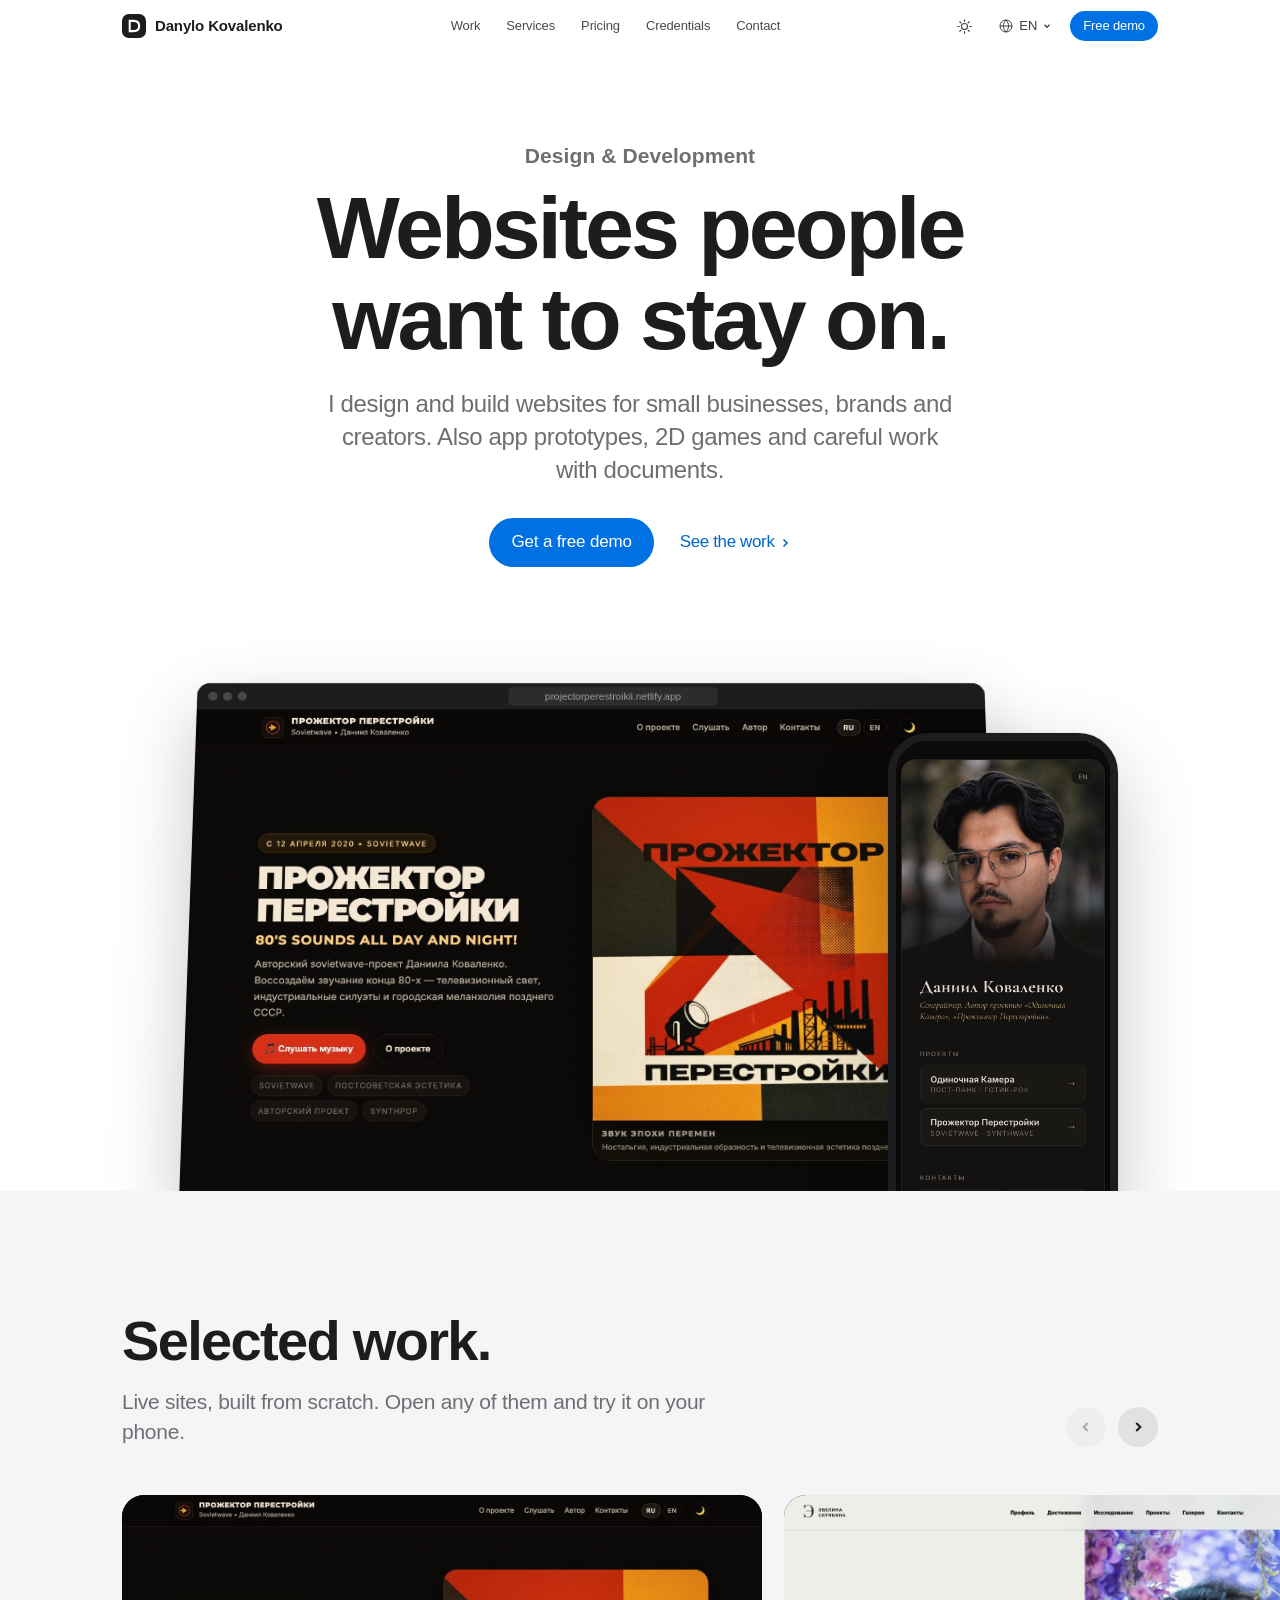
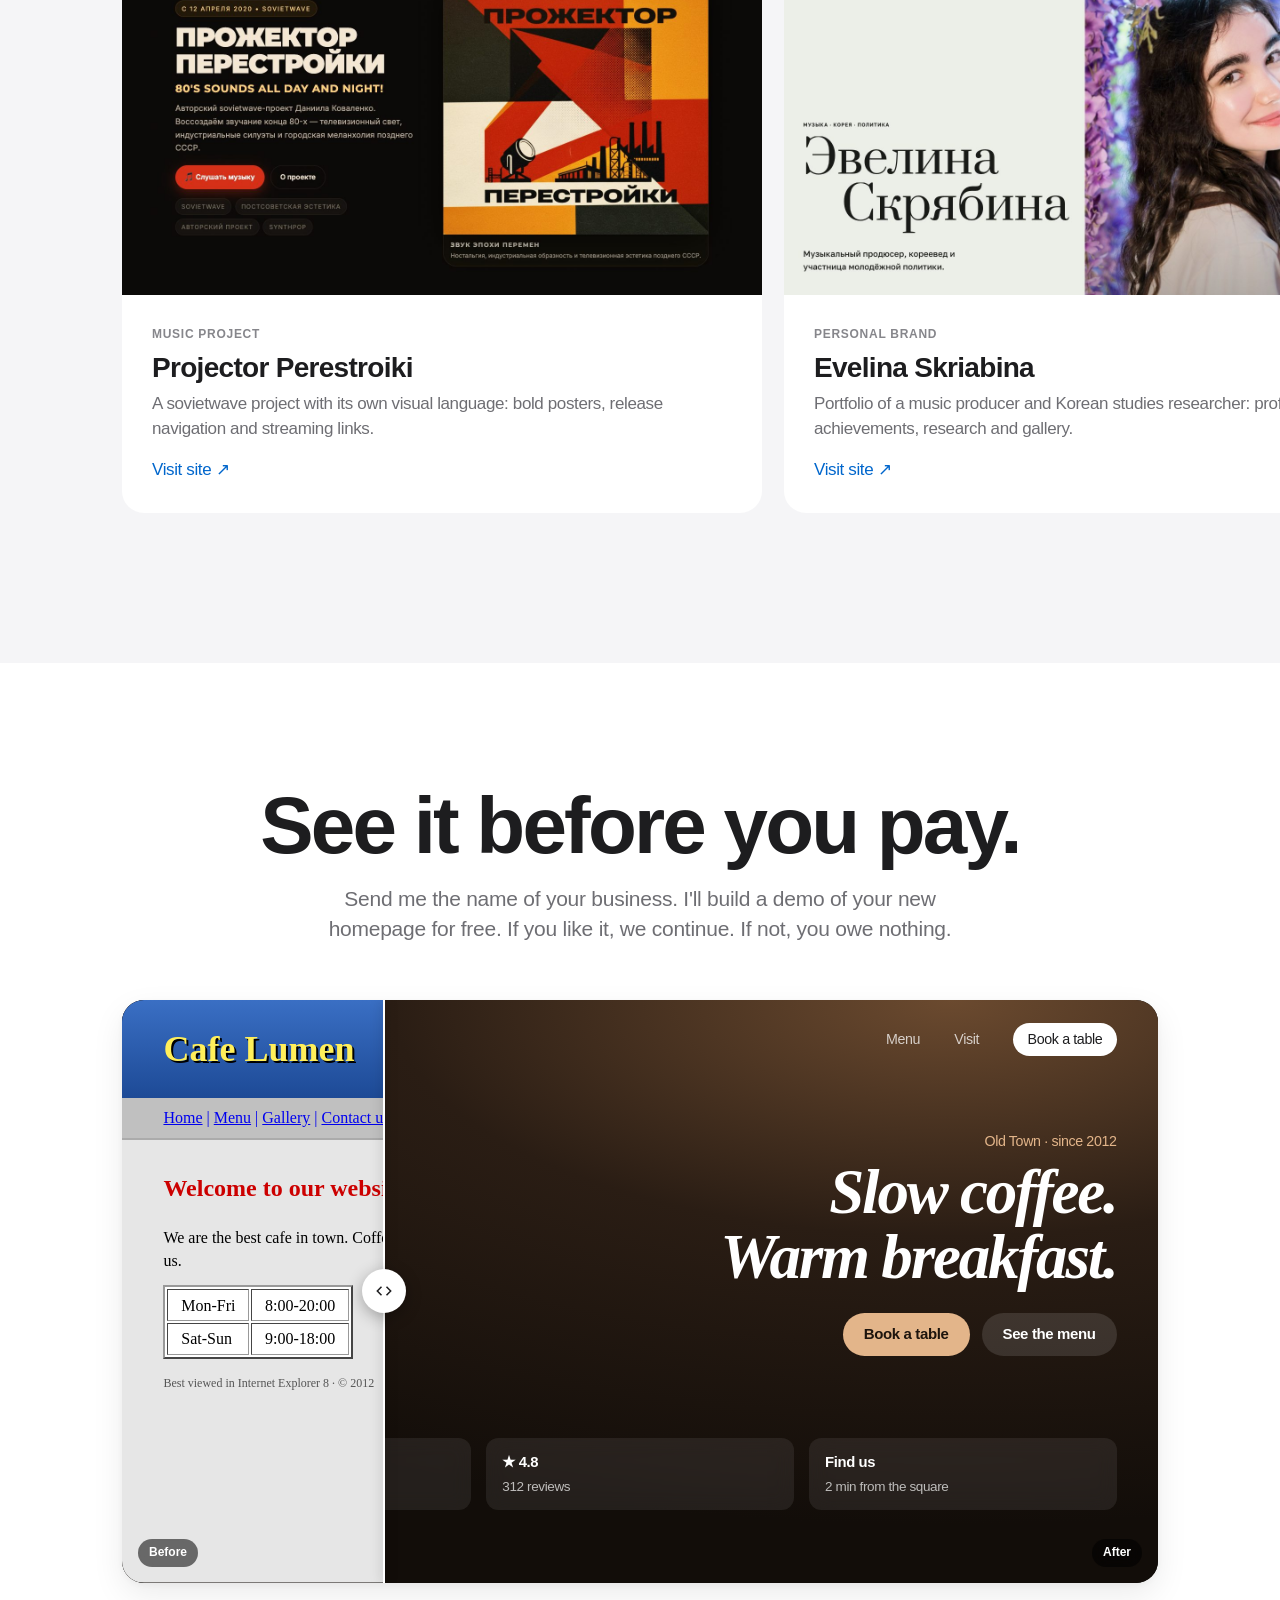
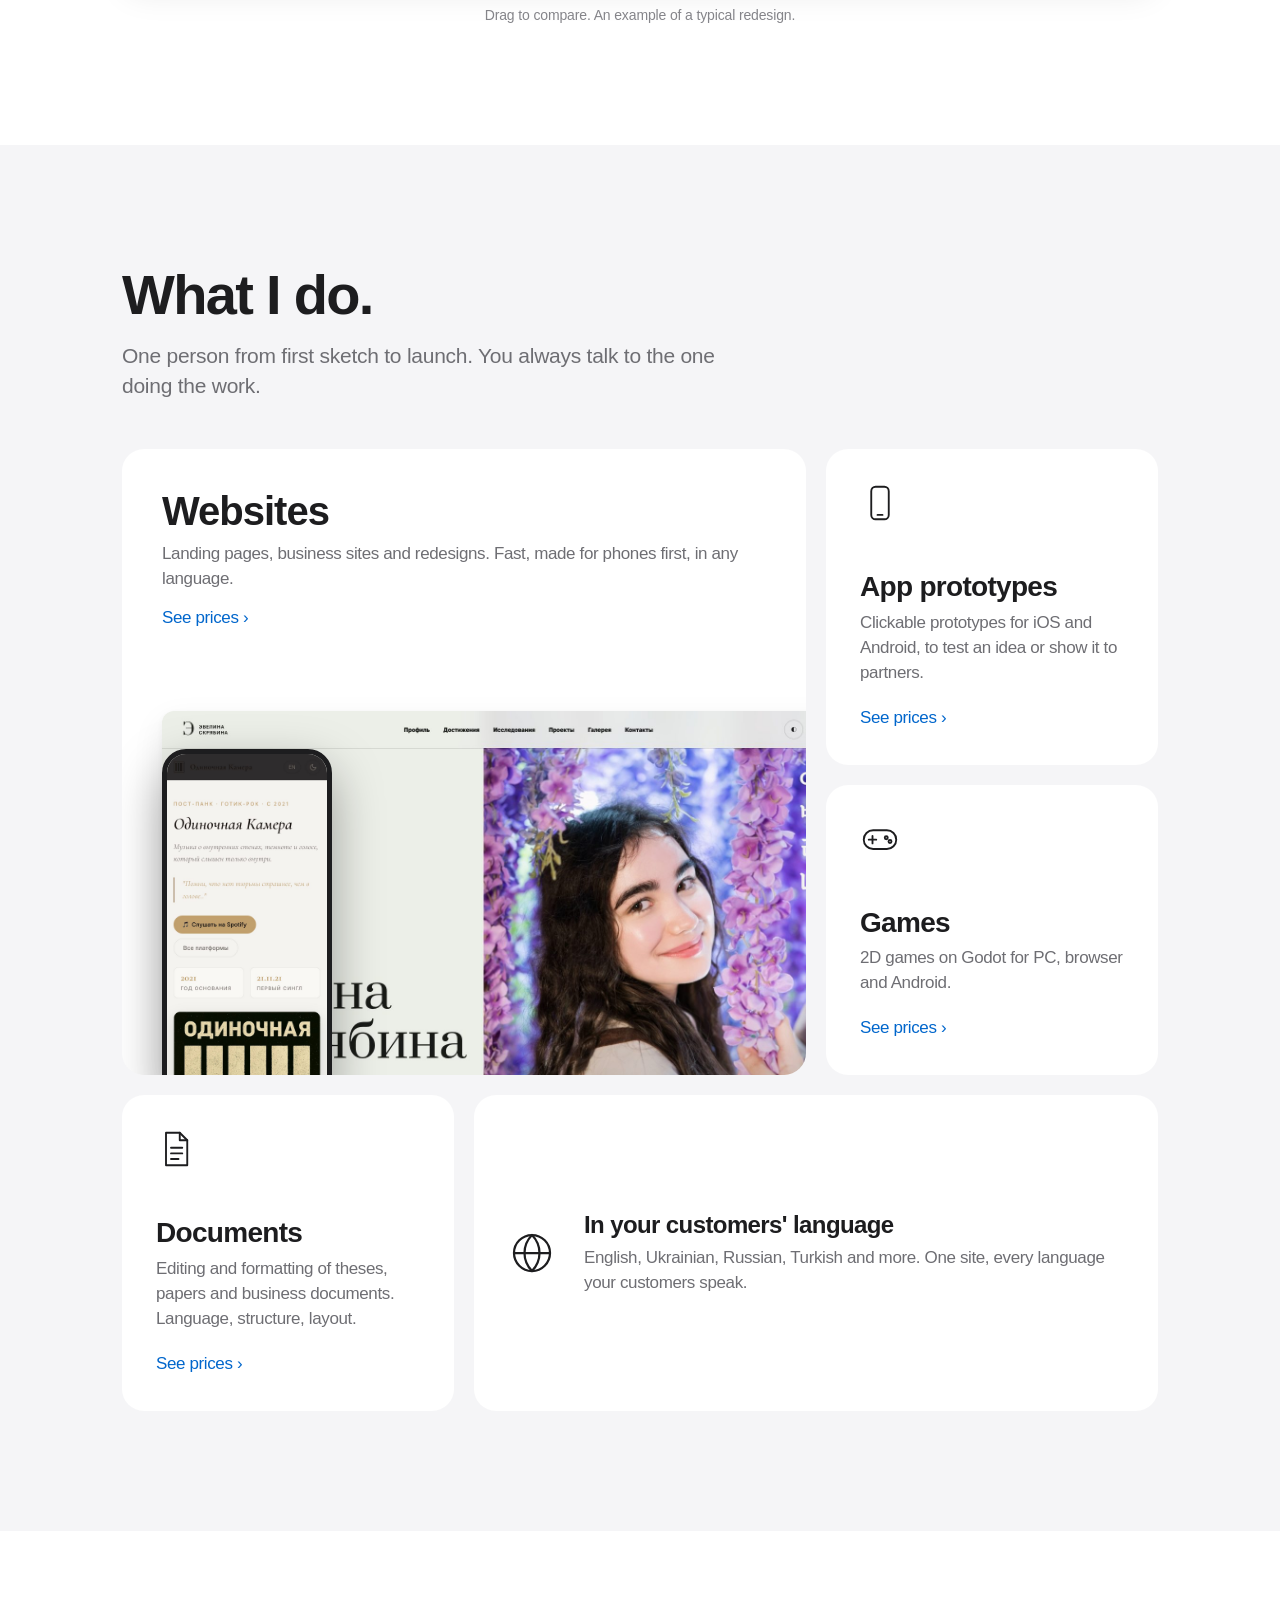
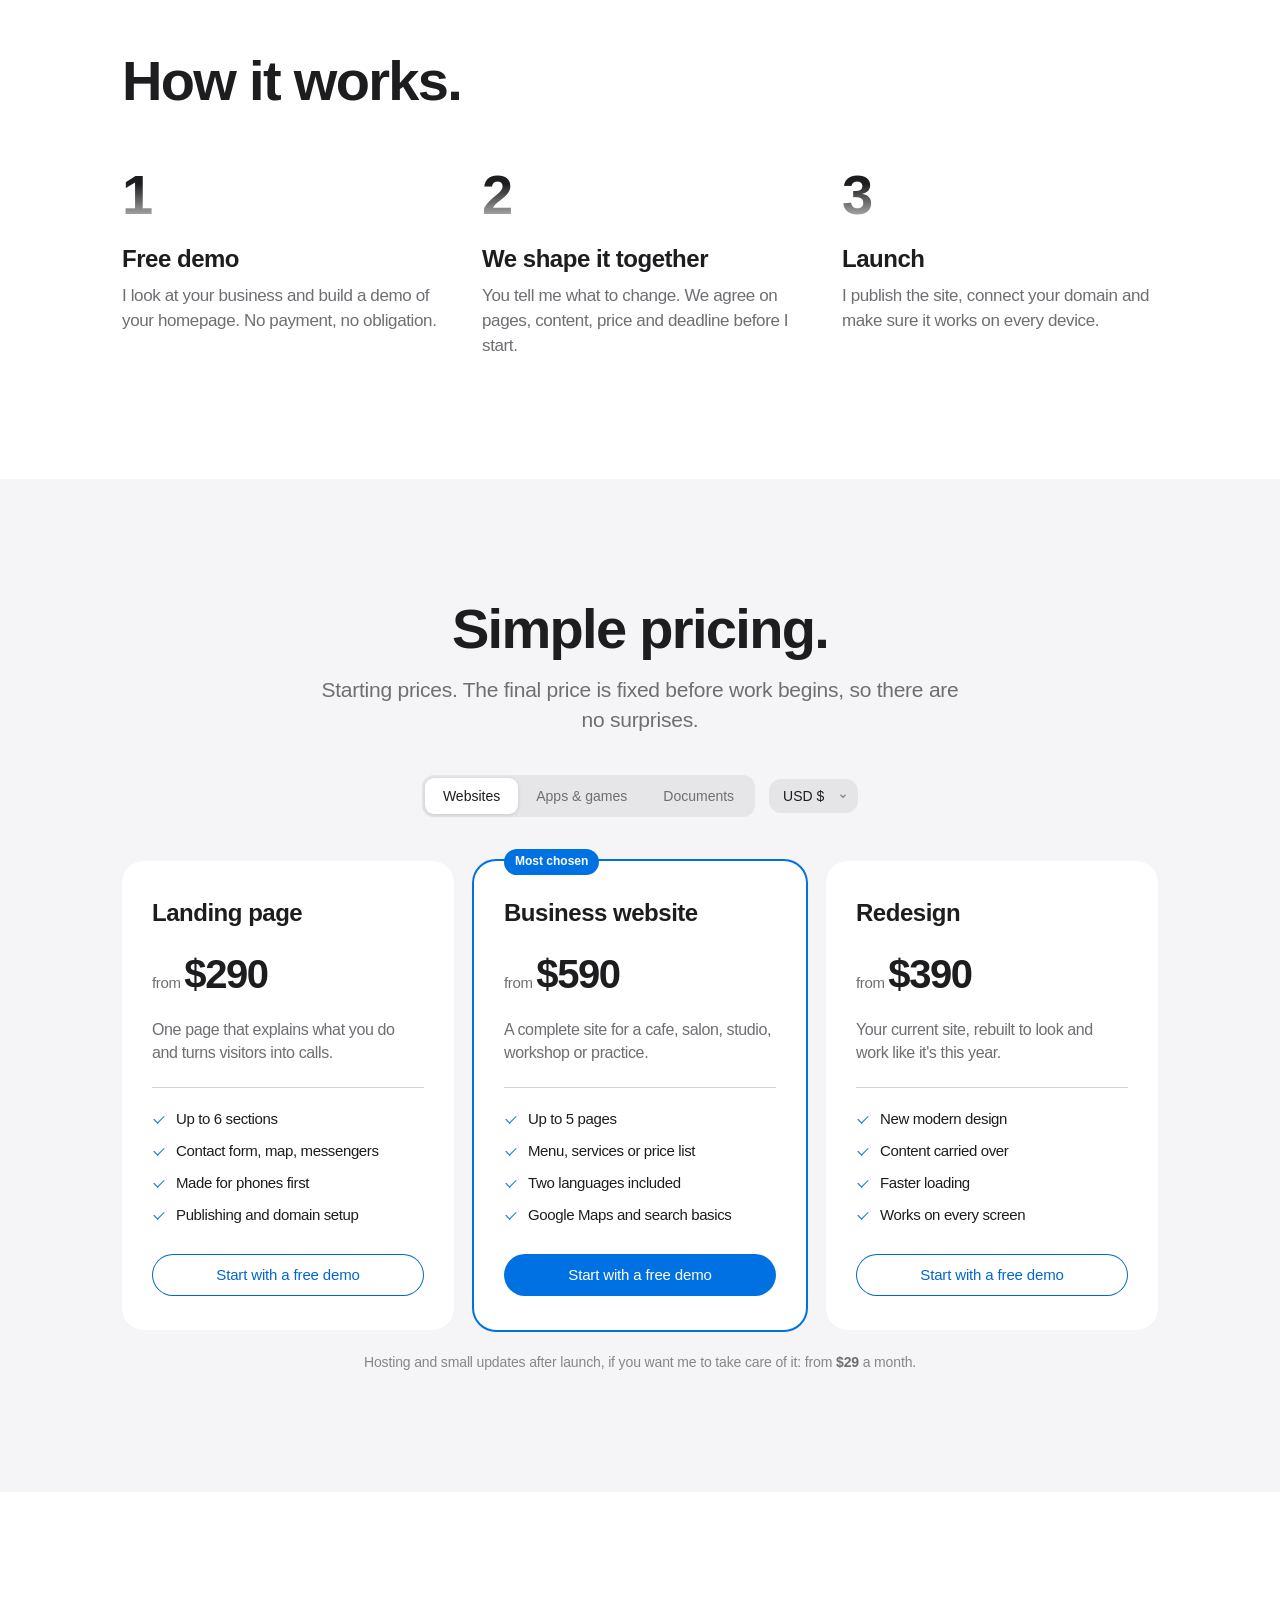
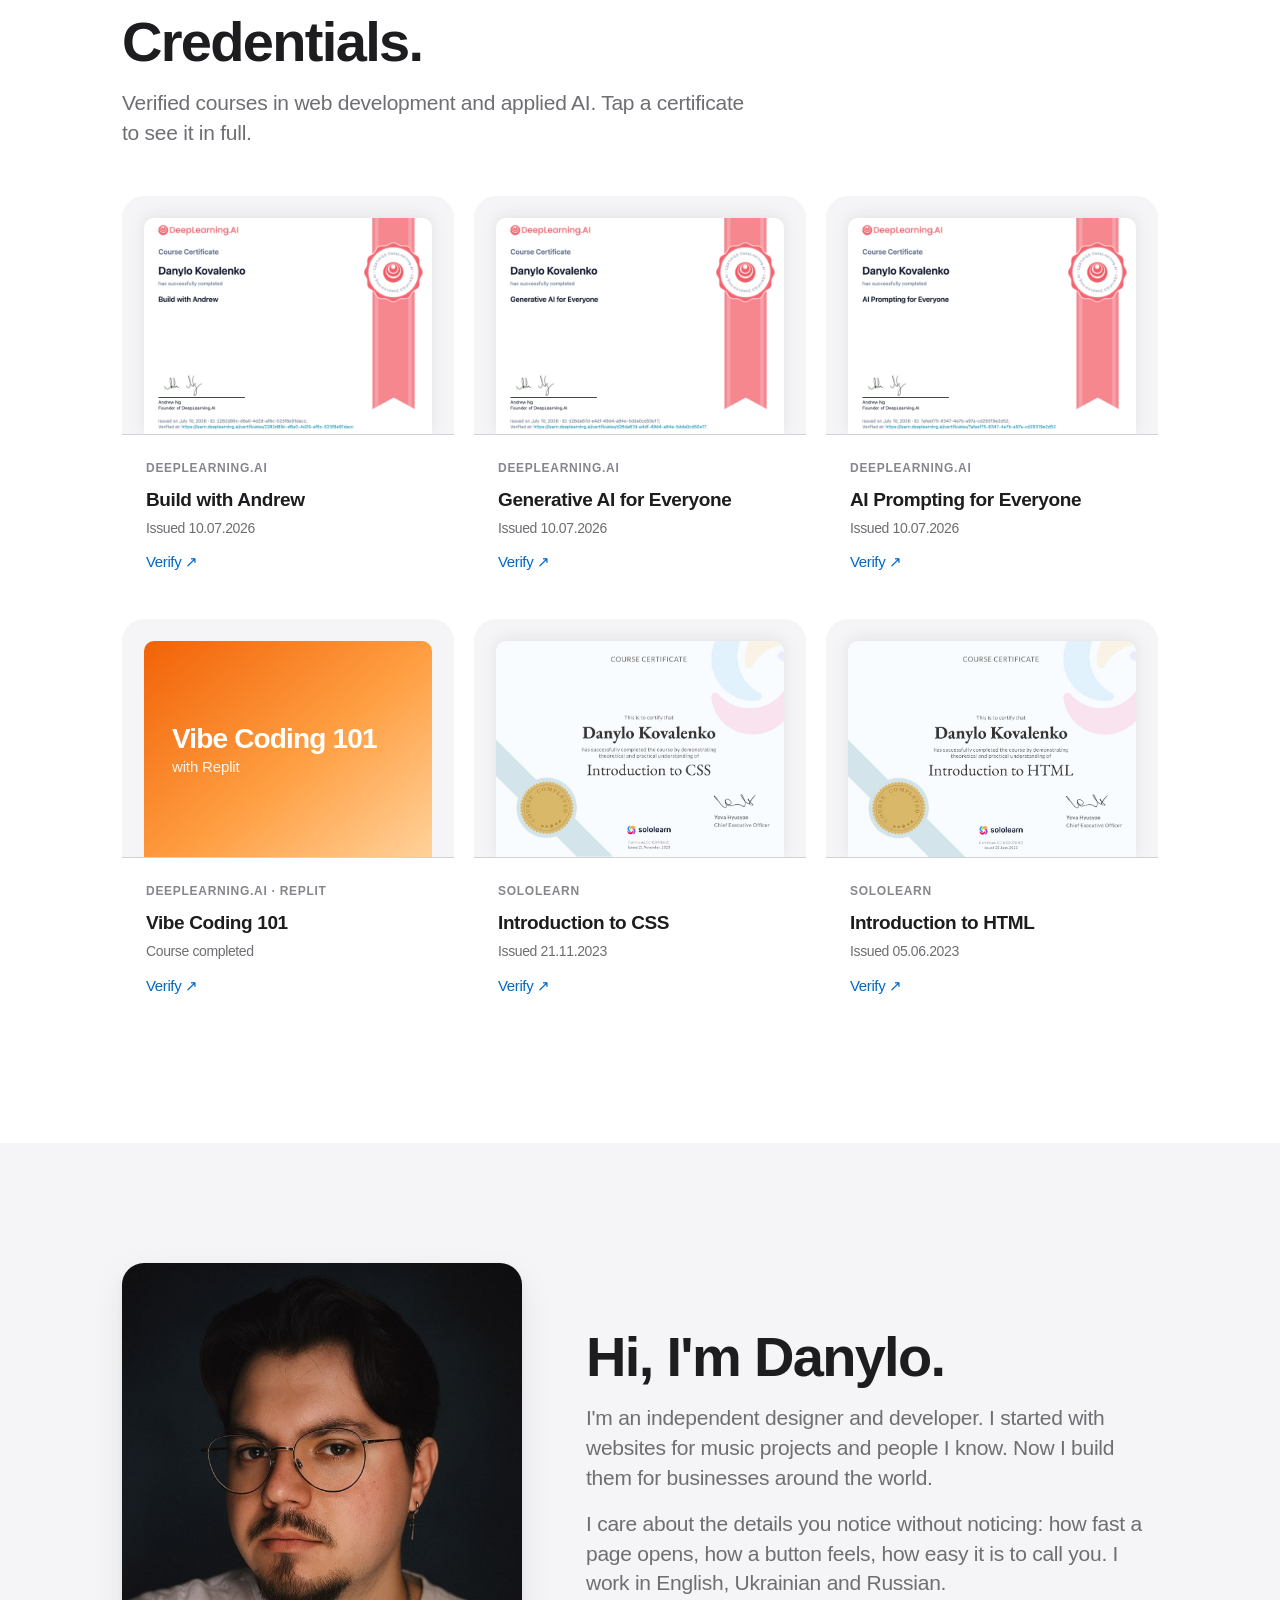
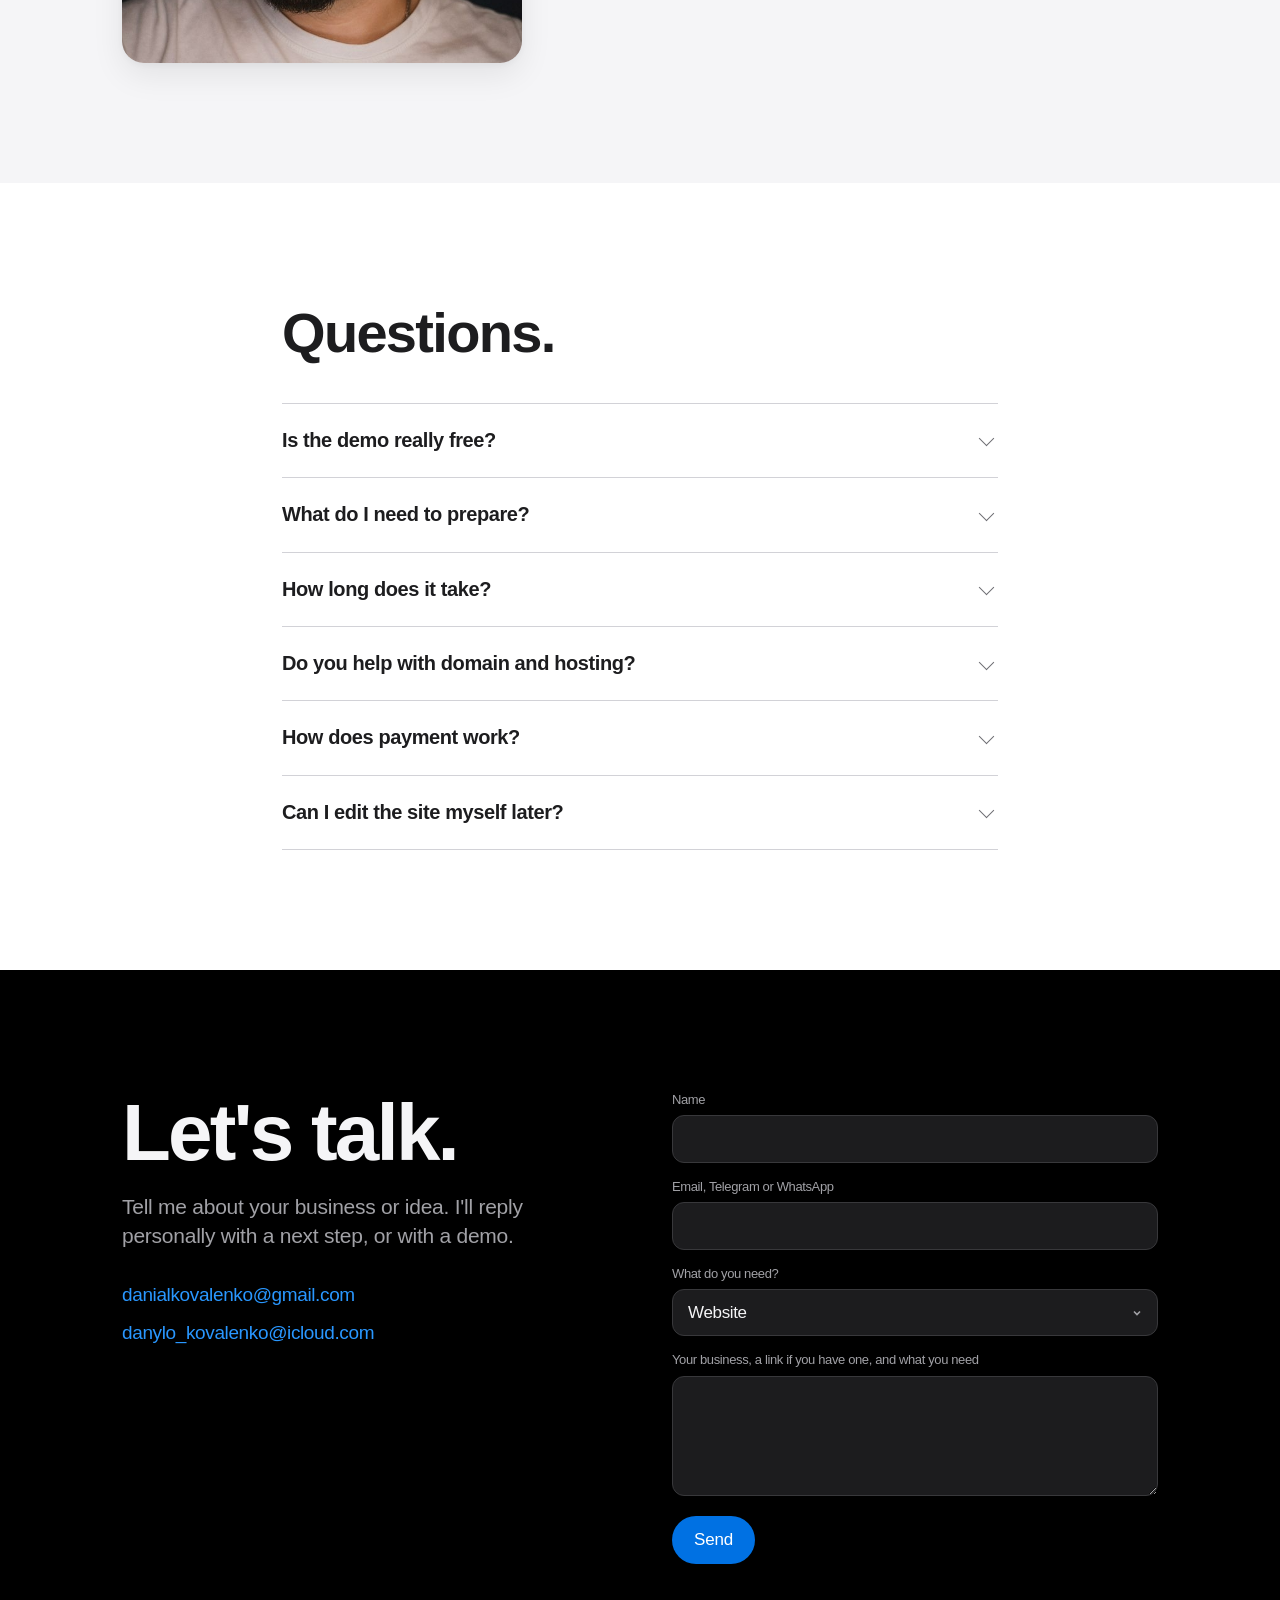
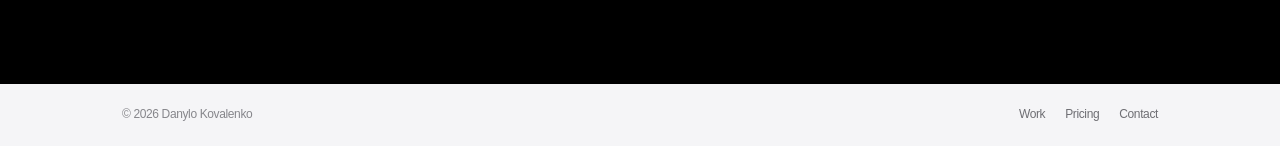
<file: index.html>
<!doctype html>
<html lang="en">
<head>
<meta charset="utf-8">
<meta name="viewport" content="width=device-width,initial-scale=1,viewport-fit=cover">
<title>Danylo Kovalenko · Design & Development</title>
<meta name="description" content="Independent designer and developer. Websites for small businesses, app prototypes, 2D games, document editing. See a free demo of your new website before you pay.">
<meta name="theme-color" content="#ffffff" media="(prefers-color-scheme: light)">
<meta name="theme-color" content="#000000" media="(prefers-color-scheme: dark)">
<meta property="og:title" content="Danylo Kovalenko · Design & Development">
<meta property="og:description" content="Websites, apps, games and documents. See a free demo of your new website before you pay.">
<meta property="og:image" content="https://danylo-kovalenko.github.io/img/work/projector-desktop.jpg">
<meta property="og:type" content="website">
<link rel="icon" href="img/favicon.svg" type="image/svg+xml">
<link rel="canonical" href="https://danylo-kovalenko.github.io/">
<link rel="alternate" hreflang="en" href="https://danylo-kovalenko.github.io/?lang=en">
<link rel="alternate" hreflang="uk" href="https://danylo-kovalenko.github.io/?lang=uk">
<link rel="alternate" hreflang="ru" href="https://danylo-kovalenko.github.io/?lang=ru">
<link rel="alternate" hreflang="tr" href="https://danylo-kovalenko.github.io/?lang=tr">
<link rel="alternate" hreflang="x-default" href="https://danylo-kovalenko.github.io/">
<meta property="og:url" content="https://danylo-kovalenko.github.io/">
<script type="application/ld+json">{"@context": "https://schema.org", "@type": "ProfessionalService", "name": "Danylo Kovalenko · Design & Development", "url": "https://danylo-kovalenko.github.io/", "image": "https://danylo-kovalenko.github.io/img/danylo-kovalenko.jpg", "email": "danialkovalenko@gmail.com", "founder": {"@type": "Person", "name": "Danylo Kovalenko"}, "description": "Websites and landing pages for small businesses, app prototypes, 2D games and document editing. Free homepage demo before you pay.", "areaServed": "Worldwide", "availableLanguage": ["English", "Ukrainian", "Russian", "Turkish"], "makesOffer": [{"@type": "Offer", "name": "Landing page", "price": "290", "priceCurrency": "USD"}, {"@type": "Offer", "name": "Business website", "price": "590", "priceCurrency": "USD"}, {"@type": "Offer", "name": "Website redesign", "price": "390", "priceCurrency": "USD"}]}</script>
<link rel="stylesheet" href="styles.css">
<script>document.documentElement.classList.add('js');try{var th=localStorage.getItem('theme');if(th==='light'||th==='dark')document.documentElement.dataset.theme=th}catch(e){}</script>
</head>
<body>

<header class="nav" id="nav">
  <div class="nav-inner">
    <a class="logo" href="#top" aria-label="Danylo Kovalenko">
      <svg viewBox="0 0 28 28" aria-hidden="true"><rect width="28" height="28" rx="8"/><path d="M9 8h4.6c3.9 0 6.4 2.4 6.4 6s-2.5 6-6.4 6H9z"/></svg>
      <span>Danylo Kovalenko</span>
    </a>
    <nav class="links" id="links" aria-label="Main">
      <a href="#work" data-i18n="nav.work">Work</a>
      <a href="#services" data-i18n="nav.services">Services</a>
      <a href="#pricing" data-i18n="nav.pricing">Pricing</a>
      <a href="#credentials" data-i18n="nav.credentials">Credentials</a>
      <a href="#contact" data-i18n="nav.contact">Contact</a>
    </nav>
    <div class="nav-tools">
      <button class="icon-btn" id="themeBtn" aria-label="Switch theme" title="Light / Dark">
        <svg class="i-sun" viewBox="0 0 24 24" aria-hidden="true"><circle cx="12" cy="12" r="4.2"/><path d="M12 2.5v2.2M12 19.3v2.2M2.5 12h2.2M19.3 12h2.2M5.3 5.3l1.6 1.6M17.1 17.1l1.6 1.6M5.3 18.7l1.6-1.6M17.1 6.9l1.6-1.6"/></svg>
        <svg class="i-moon" viewBox="0 0 24 24" aria-hidden="true"><path d="M20 14.5A8 8 0 0 1 9.5 4a8 8 0 1 0 10.5 10.5z"/></svg>
      </button>
      <div class="lang" id="lang">
        <button class="lang-btn" id="langBtn" aria-haspopup="listbox" aria-expanded="false" aria-label="Language">
          <svg viewBox="0 0 24 24" aria-hidden="true"><circle cx="12" cy="12" r="9"/><path d="M3 12h18M12 3c2.5 2.6 3.8 5.6 3.8 9s-1.3 6.4-3.8 9c-2.5-2.6-3.8-5.6-3.8-9S9.5 5.6 12 3z"/></svg>
          <span id="langCode">EN</span>
          <svg class="chev" viewBox="0 0 12 12" aria-hidden="true"><path d="M3 4.5l3 3 3-3"/></svg>
        </button>
        <ul class="lang-menu" id="langMenu" role="listbox" aria-label="Language">
          <li role="option" tabindex="0" data-lang="en">English</li>
          <li role="option" tabindex="0" data-lang="uk">Українська</li>
          <li role="option" tabindex="0" data-lang="ru">Русский</li>
          <li role="option" tabindex="0" data-lang="tr">Türkçe</li>
        </ul>
      </div>
      <a class="pill pill-sm nav-cta" href="#contact" data-i18n="nav.cta">Free demo</a>
      <button class="burger" id="burger" aria-label="Menu" aria-expanded="false"><span></span><span></span></button>
    </div>
  </div>
</header>

<main id="top">

<section class="hero">
  <div class="container hero-copy">
    <p class="hero-name" data-i18n="hero.name">Design & Development</p>
    <h1 data-i18n="hero.title">Websites people<br>want to stay on.</h1>
    <p class="hero-sub" data-i18n="hero.sub">I design and build websites for small businesses, brands and creators. Also app prototypes, 2D games and careful work with documents.</p>
    <div class="hero-actions">
      <a class="pill" href="#contact" data-i18n="hero.cta">Get a free demo</a>
      <a class="more" href="#work"><span data-i18n="hero.more">See the work</span><svg viewBox="0 0 12 12" aria-hidden="true"><path d="M4.5 2.5L8 6l-3.5 3.5"/></svg></a>
    </div>
  </div>
  <div class="hero-stage" id="heroStage">
    <figure class="device laptop">
      <div class="laptop-bar"><i></i><i></i><i></i><span>projectorperestroikii.netlify.app</span></div>
      <img src="img/work/projector-desktop.jpg" alt="Projector Perestroiki website" width="1440" height="900" fetchpriority="high">
    </figure>
    <figure class="device phone">
      <img src="img/work/danylokovalenko-mobile.jpg" alt="Danylo Kovalenko personal website on a phone" width="780" height="1688">
    </figure>
  </div>
</section>

<section class="section alt" id="work">
  <div class="container head-row">
    <div>
      <h2 class="title" data-i18n="work.title">Selected work.</h2>
      <p class="lede" data-i18n="work.lede">Live sites, built from scratch. Open any of them and try it on your phone.</p>
    </div>
    <div class="gallery-nav">
      <button class="round" data-dir="-1" aria-label="Previous"><svg viewBox="0 0 12 12"><path d="M7.5 2.5L4 6l3.5 3.5"/></svg></button>
      <button class="round" data-dir="1" aria-label="Next"><svg viewBox="0 0 12 12"><path d="M4.5 2.5L8 6l-3.5 3.5"/></svg></button>
    </div>
  </div>
  <div class="gallery" id="gallery">
    <a class="card-work" href="https://projectorperestroikii.netlify.app/" target="_blank" rel="noopener">
      <div class="shot"><img src="img/work/projector-desktop.jpg" alt="" loading="lazy" width="1440" height="900"></div>
      <div class="cw-body"><span class="cw-type" data-i18n="w.music">Music project</span><h3 data-i18n="w2.name">Projector Perestroiki</h3><p data-i18n="w2.text">A sovietwave project with its own visual language: bold posters, release navigation and streaming links.</p><span class="cw-link"><span data-i18n="visit">Visit site</span> ↗</span></div>
    </a>
    <a class="card-work" href="https://evelinaskriabina.netlify.app/" target="_blank" rel="noopener">
      <div class="shot"><img src="img/work/evelina-desktop.jpg" data-dark="img/work/evelina-desktop.jpg" data-light="img/work/evelina-desktop-light.jpg" alt="" loading="lazy" width="1440" height="900"></div>
      <div class="cw-body"><span class="cw-type" data-i18n="w.personal">Personal brand</span><h3 data-i18n="w4.name">Evelina Skriabina</h3><p data-i18n="w4.text">Portfolio of a music producer and Korean studies researcher: profile, achievements, research and gallery.</p><span class="cw-link"><span data-i18n="visit">Visit site</span> ↗</span></div>
    </a>
    <a class="card-work" href="https://odinochnayakamera.netlify.app/" target="_blank" rel="noopener">
      <div class="shot"><img src="img/work/odinochnaya-desktop.jpg" data-dark="img/work/odinochnaya-desktop.jpg" data-light="img/work/odinochnaya-desktop-light.jpg" alt="" loading="lazy" width="1440" height="900"></div>
      <div class="cw-body"><span class="cw-type" data-i18n="w.music">Music project</span><h3 data-i18n="w3.name">Odinochnaya Kamera</h3><p data-i18n="w3.text">A post-punk band site with a dark, quiet mood, an embedded player and every platform in one place.</p><span class="cw-link"><span data-i18n="visit">Visit site</span> ↗</span></div>
    </a>
    <a class="card-work" href="https://danylokovalenko.netlify.app/" target="_blank" rel="noopener">
      <div class="shot shot-phone"><img src="img/work/danylokovalenko-mobile.jpg" alt="" loading="lazy" width="780" height="1688"></div>
      <div class="cw-body"><span class="cw-type" data-i18n="w.personal">Personal brand</span><h3>Danylo Kovalenko</h3><p data-i18n="w1.text">A compact link-in-bio site for a songwriter. Designed for the phone first, with a language switch.</p><span class="cw-link"><span data-i18n="visit">Visit site</span> ↗</span></div>
    </a>
  </div>
</section>

<section class="section" id="demo">
  <div class="container center">
    <h2 class="title big reveal" data-i18n="demo.title">See it before you pay.</h2>
    <p class="lede reveal" data-i18n="demo.lede">Send me the name of your business. I'll build a demo of your new homepage for free. If you like it, we continue. If not, you owe nothing.</p>
  </div>
  <div class="container">
    <div class="compare reveal" id="compare" style="--pos:50%">
      <div class="cmp-new" aria-hidden="true">
        <div class="new-nav"><b>Cafe Lumen</b><span>Menu</span><span>Visit</span><span class="new-book">Book a table</span></div>
        <div class="new-hero">
          <p class="new-kick">Old Town · since 2012</p>
          <p class="new-title">Slow coffee.<br>Warm breakfast.</p>
          <div class="new-btns"><span>Book a table</span><span class="ghost">See the menu</span></div>
        </div>
        <div class="new-cards"><span><b>Open today</b>8:00 – 20:00</span><span><b>★ 4.8</b>312 reviews</span><span><b>Find us</b>2 min from the square</span></div>
      </div>
      <div class="cmp-old" aria-hidden="true">
        <div class="old-head">Cafe Lumen</div>
        <div class="old-nav"><u>Home</u> | <u>Menu</u> | <u>Gallery</u> | <u>Contact us</u></div>
        <div class="old-body">
          <p class="old-welcome">Welcome to our website!!!</p>
          <p>We are the best cafe in town. Coffee, breakfast, cakes. Open every day. For reservations please call us.</p>
          <table><tr><td>Mon-Fri</td><td>8:00-20:00</td></tr><tr><td>Sat-Sun</td><td>9:00-18:00</td></tr></table>
          <p class="old-small">Best viewed in Internet Explorer 8 · © 2012</p>
        </div>
      </div>
      <span class="cmp-tag cmp-tag-l" data-i18n="demo.before">Before</span>
      <span class="cmp-tag cmp-tag-r" data-i18n="demo.after">After</span>
      <div class="cmp-handle" aria-hidden="true"><span><svg viewBox="0 0 24 24"><path d="M9 7l-5 5 5 5M15 7l5 5-5 5"/></svg></span></div>
      <input type="range" min="0" max="100" value="50" id="cmpRange" aria-label="Before / after">
    </div>
    <p class="caption" data-i18n="demo.caption">Drag to compare. An example of a typical redesign.</p>
  </div>
</section>

<section class="section alt" id="services">
  <div class="container">
    <h2 class="title reveal" data-i18n="svc.title">What I do.</h2>
    <p class="lede reveal" data-i18n="svc.lede">One person from first sketch to launch. You always talk to the one doing the work.</p>
    <div class="bento">
      <a class="tile tile-web reveal" href="#pricing" data-plan="web">
        <div class="tile-copy"><h3 data-i18n="svc.web.t">Websites</h3><p data-i18n="svc.web.d">Landing pages, business sites and redesigns. Fast, made for phones first, in any language.</p><span class="tile-link"><span data-i18n="svc.prices">See prices</span> ›</span></div>
        <div class="tile-art"><img class="ta-desk" src="img/work/evelina-desktop.jpg" data-dark="img/work/evelina-desktop.jpg" data-light="img/work/evelina-desktop-light.jpg" alt="" loading="lazy"><img class="ta-phone" src="img/work/odinochnaya-mobile.jpg" data-dark="img/work/odinochnaya-mobile.jpg" data-light="img/work/odinochnaya-mobile-light.jpg" alt="" loading="lazy"></div>
      </a>
      <a class="tile reveal" href="#pricing" data-plan="apps">
        <svg class="tile-ico" viewBox="0 0 32 32" aria-hidden="true"><rect x="9" y="3" width="14" height="26" rx="3.5"/><path d="M14 25.5h4"/></svg>
        <h3 data-i18n="svc.app.t">App prototypes</h3><p data-i18n="svc.app.d">Clickable prototypes for iOS and Android, to test an idea or show it to partners.</p><span class="tile-link"><span data-i18n="svc.prices">See prices</span> ›</span>
      </a>
      <a class="tile reveal" href="#pricing" data-plan="apps">
        <svg class="tile-ico" viewBox="0 0 32 32" aria-hidden="true"><rect x="3" y="9" width="26" height="15" rx="7.5"/><path d="M10 13.5v6M7 16.5h6"/><circle cx="21" cy="15" r="1.2"/><circle cx="24" cy="18" r="1.2"/></svg>
        <h3 data-i18n="svc.game.t">Games</h3><p data-i18n="svc.game.d">2D games on Godot for PC, browser and Android.</p><span class="tile-link"><span data-i18n="svc.prices">See prices</span> ›</span>
      </a>
      <a class="tile reveal" href="#pricing" data-plan="docs">
        <svg class="tile-ico" viewBox="0 0 32 32" aria-hidden="true"><path d="M8 3h11l6 6v20H8z"/><path d="M19 3v6h6M12 15h9M12 19.5h9M12 24h6"/></svg>
        <h3 data-i18n="svc.doc.t">Documents</h3><p data-i18n="svc.doc.d">Editing and formatting of theses, papers and business documents. Language, structure, layout.</p><span class="tile-link"><span data-i18n="svc.prices">See prices</span> ›</span>
      </a>
      <div class="tile tile-wide reveal">
        <svg class="tile-ico" viewBox="0 0 32 32" aria-hidden="true"><circle cx="16" cy="16" r="12"/><path d="M4 16h24M16 4c3.3 3.4 5 7.4 5 12s-1.7 8.6-5 12c-3.3-3.4-5-7.4-5-12s1.7-8.6 5-12z"/></svg>
        <div><h3 data-i18n="svc.lang.t">In your customers' language</h3><p data-i18n="svc.lang.d">English, Ukrainian, Russian, Turkish and more. One site, every language your customers speak.</p></div>
      </div>
    </div>
  </div>
</section>


<section class="section" id="process">
  <div class="container">
    <h2 class="title reveal" data-i18n="proc.title">How it works.</h2>
    <div class="steps">
      <div class="step reveal"><span class="step-n">1</span><h3 data-i18n="proc.1.t">Free demo</h3><p data-i18n="proc.1.d">I look at your business and build a demo of your homepage. No payment, no obligation.</p></div>
      <div class="step reveal"><span class="step-n">2</span><h3 data-i18n="proc.2.t">We shape it together</h3><p data-i18n="proc.2.d">You tell me what to change. We agree on pages, content, price and deadline before I start.</p></div>
      <div class="step reveal"><span class="step-n">3</span><h3 data-i18n="proc.3.t">Launch</h3><p data-i18n="proc.3.d">I publish the site, connect your domain and make sure it works on every device.</p></div>
    </div>
  </div>
</section>

<section class="section alt" id="pricing">
  <div class="container center">
    <h2 class="title reveal" data-i18n="price.title">Simple pricing.</h2>
    <p class="lede reveal" data-i18n="price.lede">Starting prices. The final price is fixed before work begins, so there are no surprises.</p>
    <div class="price-controls">
      <div class="segmented" role="tablist" id="planTabs">
        <button role="tab" aria-selected="true" data-plan="web" data-i18n="price.tab.web">Websites</button>
        <button role="tab" aria-selected="false" data-plan="apps" data-i18n="price.tab.apps">Apps & games</button>
        <button role="tab" aria-selected="false" data-plan="docs" data-i18n="price.tab.docs">Documents</button>
      </div>
      <select id="currency" class="currency" aria-label="Currency"><option value="USD">USD $</option><option value="EUR">EUR €</option><option value="GBP">GBP £</option><option value="UAH">UAH ₴</option><option value="RUB">RUB ₽</option><option value="TRY">TRY ₺</option></select>
    </div>
  </div>
  <div class="container">
    <div class="plans" data-plan="web">
      <div class="plan"><h3 data-i18n="p.land.t">Landing page</h3><p class="plan-price"><span data-i18n="from">from</span> <b data-usd="290">$290</b></p><p class="plan-d" data-i18n="p.land.d">One page that explains what you do and turns visitors into calls.</p><ul><li data-i18n="p.land.1">Up to 6 sections</li><li data-i18n="p.land.2">Contact form, map, messengers</li><li data-i18n="p.land.3">Made for phones first</li><li data-i18n="p.land.4">Publishing and domain setup</li></ul><a class="pill pill-line" href="#contact" data-i18n="p.cta">Start with a free demo</a></div>
      <div class="plan plan-main"><span class="plan-flag" data-i18n="p.popular">Most chosen</span><h3 data-i18n="p.biz.t">Business website</h3><p class="plan-price"><span data-i18n="from">from</span> <b data-usd="590">$590</b></p><p class="plan-d" data-i18n="p.biz.d">A complete site for a cafe, salon, studio, workshop or practice.</p><ul><li data-i18n="p.biz.1">Up to 5 pages</li><li data-i18n="p.biz.2">Menu, services or price list</li><li data-i18n="p.biz.3">Two languages included</li><li data-i18n="p.biz.4">Google Maps and search basics</li></ul><a class="pill" href="#contact" data-i18n="p.cta">Start with a free demo</a></div>
      <div class="plan"><h3 data-i18n="p.re.t">Redesign</h3><p class="plan-price"><span data-i18n="from">from</span> <b data-usd="390">$390</b></p><p class="plan-d" data-i18n="p.re.d">Your current site, rebuilt to look and work like it's this year.</p><ul><li data-i18n="p.re.1">New modern design</li><li data-i18n="p.re.2">Content carried over</li><li data-i18n="p.re.3">Faster loading</li><li data-i18n="p.re.4">Works on every screen</li></ul><a class="pill pill-line" href="#contact" data-i18n="p.cta">Start with a free demo</a></div>
    </div>
    <div class="plans plans-2" data-plan="apps" hidden>
      <div class="plan"><h3 data-i18n="p.proto.t">App prototype</h3><p class="plan-price"><span data-i18n="from">from</span> <b data-usd="490">$490</b></p><p class="plan-d" data-i18n="p.proto.d">A clickable version of your idea to test with users or show to partners.</p><ul><li data-i18n="p.proto.1">Key screens designed</li><li data-i18n="p.proto.2">Works on a real phone</li><li data-i18n="p.proto.3">iOS or Android</li></ul><a class="pill pill-line" href="#contact" data-i18n="p.talk">Discuss your idea</a></div>
      <div class="plan"><h3 data-i18n="p.game.t">2D game</h3><p class="plan-price"><span data-i18n="from">from</span> <b data-usd="890">$890</b></p><p class="plan-d" data-i18n="p.game.d">A finished game with menu, levels, sound and settings.</p><ul><li data-i18n="p.game.1">Built in Godot</li><li data-i18n="p.game.2">PC, browser or Android</li><li data-i18n="p.game.3">Help publishing on Steam or itch.io</li></ul><a class="pill pill-line" href="#contact" data-i18n="p.talk">Discuss your idea</a></div>
    </div>
    <div class="plans" data-plan="docs" hidden>
      <div class="plan"><h3 data-i18n="p.proof.t">Proofreading</h3><p class="plan-price"><span data-i18n="from">from</span> <b data-usd="8">$8</b></p><p class="plan-unit" data-i18n="p.per">per 1,000 words</p><p class="plan-d" data-i18n="p.proof.d">Spelling, grammar and punctuation. Your text stays yours.</p><ul><li data-i18n="p.proof.1">Ukrainian, Russian, English</li><li data-i18n="p.proof.2">Tracked changes in Word</li></ul><a class="pill pill-line" href="#contact" data-i18n="p.send">Send a document</a></div>
      <div class="plan plan-main"><h3 data-i18n="p.edit.t">Editing</h3><p class="plan-price"><span data-i18n="from">from</span> <b data-usd="14">$14</b></p><p class="plan-unit" data-i18n="p.per">per 1,000 words</p><p class="plan-d" data-i18n="p.edit.d">Language, logic and structure. For theses, papers and reports.</p><ul><li data-i18n="p.edit.1">Clearer, stronger sentences</li><li data-i18n="p.edit.2">Consistent terms and style</li><li data-i18n="p.edit.3">Comments on structure</li></ul><a class="pill" href="#contact" data-i18n="p.send">Send a document</a></div>
      <div class="plan"><h3 data-i18n="p.fmt.t">Thesis formatting</h3><p class="plan-price"><span data-i18n="from">from</span> <b data-usd="49">$49</b></p><p class="plan-d" data-i18n="p.fmt.d">Layout to your university's requirements, in Word or PDF.</p><ul><li data-i18n="p.fmt.1">Table of contents and headings</li><li data-i18n="p.fmt.2">Citations and bibliography</li><li data-i18n="p.fmt.3">Tables, figures, numbering</li></ul><a class="pill pill-line" href="#contact" data-i18n="p.send">Send a document</a></div>
    </div>
    <p class="caption"><span data-i18n="price.foot">Hosting and small updates after launch, if you want me to take care of it:</span> <span data-i18n="from">from</span> <b data-usd="29">$29</b><span data-i18n="price.month"> a month</span>.</p>
  </div>
</section>

<section class="section" id="credentials">
  <div class="container">
    <h2 class="title reveal" data-i18n="cred.title">Credentials.</h2>
    <p class="lede reveal" data-i18n="cred.lede">Verified courses in web development and applied AI. Tap a certificate to see it in full.</p>
    <div class="creds">
      <article class="cred reveal">
        <button class="cred-img" data-full="img/build-with-andrew.jpg" aria-label="Open certificate"><img src="img/build-with-andrew.jpg" alt="Build with Andrew, DeepLearning.AI certificate" loading="lazy"></button>
        <div class="cred-body"><span class="issuer">DeepLearning.AI</span><h3>Build with Andrew</h3><p class="meta"><span data-i18n="cred.issued">Issued</span> 10.07.2026</p><a href="https://learn.deeplearning.ai/certificates/2282d89c-d6a0-4d29-af6c-523f8e91dacc" target="_blank" rel="noopener"><span data-i18n="cred.verify">Verify</span> ↗</a></div>
      </article>
      <article class="cred reveal">
        <button class="cred-img" data-full="img/generative-ai-for-everyone.jpg" aria-label="Open certificate"><img src="img/generative-ai-for-everyone.jpg" alt="Generative AI for Everyone, DeepLearning.AI certificate" loading="lazy"></button>
        <div class="cred-body"><span class="issuer">DeepLearning.AI</span><h3>Generative AI for Everyone</h3><p class="meta"><span data-i18n="cred.issued">Issued</span> 10.07.2026</p><a href="https://learn.deeplearning.ai/certificates/d26da67d-e4df-49d4-a84e-5dda0cd50e17" target="_blank" rel="noopener"><span data-i18n="cred.verify">Verify</span> ↗</a></div>
      </article>
      <article class="cred reveal">
        <button class="cred-img" data-full="img/ai-prompting-for-everyone.jpg" aria-label="Open certificate"><img src="img/ai-prompting-for-everyone.jpg" alt="AI Prompting for Everyone, DeepLearning.AI certificate" loading="lazy"></button>
        <div class="cred-body"><span class="issuer">DeepLearning.AI</span><h3>AI Prompting for Everyone</h3><p class="meta"><span data-i18n="cred.issued">Issued</span> 10.07.2026</p><a href="https://learn.deeplearning.ai/certificates/7afeef75-8347-4e7b-a97a-cd29319e2d52" target="_blank" rel="noopener"><span data-i18n="cred.verify">Verify</span> ↗</a></div>
      </article>
      <article class="cred reveal">
        <div class="cred-img cred-replit" aria-hidden="true"><span>Vibe Coding 101<small>with Replit</small></span></div>
        <div class="cred-body"><span class="issuer">DeepLearning.AI · Replit</span><h3>Vibe Coding 101</h3><p class="meta" data-i18n="cred.done">Course completed</p><a href="https://learn.deeplearning.ai/accomplishments/2b37adf0-4608-4cd6-bd72-86fff29f7ad6" target="_blank" rel="noopener"><span data-i18n="cred.verify">Verify</span> ↗</a></div>
      </article>
      <article class="cred reveal">
        <button class="cred-img" data-full="img/css-course-certificate.jpg" aria-label="Open certificate"><img src="img/css-course-certificate.jpg" alt="Introduction to CSS, Sololearn certificate" loading="lazy"></button>
        <div class="cred-body"><span class="issuer">Sololearn</span><h3>Introduction to CSS</h3><p class="meta"><span data-i18n="cred.issued">Issued</span> 21.11.2023</p><a href="https://www.sololearn.com/certificates/CC-E2PK8IUC" target="_blank" rel="noopener"><span data-i18n="cred.verify">Verify</span> ↗</a></div>
      </article>
      <article class="cred reveal">
        <button class="cred-img" data-full="img/html-course-certificate.jpg" aria-label="Open certificate"><img src="img/html-course-certificate.jpg" alt="Introduction to HTML, Sololearn certificate" loading="lazy"></button>
        <div class="cred-body"><span class="issuer">Sololearn</span><h3>Introduction to HTML</h3><p class="meta"><span data-i18n="cred.issued">Issued</span> 05.06.2023</p><a href="https://www.sololearn.com/certificates/CC-NXZUPDND" target="_blank" rel="noopener"><span data-i18n="cred.verify">Verify</span> ↗</a></div>
      </article>
    </div>
  </div>
</section>

<section class="section alt" id="about">
  <div class="container about">
    <img class="about-photo reveal" src="img/danylo-kovalenko.jpg" alt="Danylo Kovalenko" width="640" height="640" loading="lazy">
    <div class="reveal">
      <h2 class="title" data-i18n="about.title">Hi, I'm Danylo.</h2>
      <p class="lede" data-i18n="about.p1">I'm an independent designer and developer. I started with websites for music projects and people I know. Now I build them for businesses around the world.</p>
      <p class="lede" data-i18n="about.p2">I care about the details you notice without noticing: how fast a page opens, how a button feels, how easy it is to call you. I work in English, Ukrainian and Russian.</p>
    </div>
  </div>
</section>

<section class="section" id="faq">
  <div class="container narrow">
    <h2 class="title reveal" data-i18n="faq.title">Questions.</h2>
    <div class="faq">
      <details><summary data-i18n="faq.1.q">Is the demo really free?</summary><p data-i18n="faq.1.a">Yes. I build a demo of your homepage at my own risk. If you don't like it, you simply say no.</p></details>
      <details><summary data-i18n="faq.2.q">What do I need to prepare?</summary><p data-i18n="faq.2.a">Almost nothing. Your business name and a link to your Google Maps or Instagram page are enough to start. Photos and texts can come later.</p></details>
      <details><summary data-i18n="faq.3.q">How long does it take?</summary><p data-i18n="faq.3.a">A demo takes a few days. The full site depends on the number of pages. We agree on the deadline before work starts.</p></details>
      <details><summary data-i18n="faq.4.q">Do you help with domain and hosting?</summary><p data-i18n="faq.4.a">Yes. I can register a domain in your name, set up hosting and keep the site running after launch.</p></details>
      <details><summary data-i18n="faq.5.q">How does payment work?</summary><p data-i18n="faq.5.a">Half when we agree on the project, half at launch. Payment by card transfer.</p></details>
      <details><summary data-i18n="faq.6.q">Can I edit the site myself later?</summary><p data-i18n="faq.6.a">Yes. I'll show you how to change texts and photos, or I can do it for you.</p></details>
    </div>
  </div>
</section>

<section class="section dark" id="contact">
  <div class="container contact">
    <div class="reveal">
      <h2 class="title big" data-i18n="contact.title">Let's talk.</h2>
      <p class="lede" data-i18n="contact.lede">Tell me about your business or idea. I'll reply personally with a next step, or with a demo.</p>
      <div class="contact-links">
        <a href="mailto:danialkovalenko@gmail.com">danialkovalenko@gmail.com</a>
        <a href="mailto:danylo_kovalenko@icloud.com">danylo_kovalenko@icloud.com</a>
      </div>
    </div>
    <form class="form reveal" id="contactForm" method="POST" action="https://formspree.io/f/xzedleyn">
      <input type="hidden" name="_subject" value="New request from danylokovalenko site">
      <p hidden><label>Leave empty <input name="_gotcha" tabindex="-1" autocomplete="off"></label></p>
      <label class="field"><span data-i18n="f.name">Name</span><input name="name" required autocomplete="name"></label>
      <label class="field"><span data-i18n="f.contact">Email, Telegram or WhatsApp</span><input name="email_or_contact" required></label>
      <label class="field"><span data-i18n="f.need">What do you need?</span>
        <select name="service"><option value="website" data-i18n="f.o.web">Website</option><option value="redesign" data-i18n="f.o.re">Redesign</option><option value="app" data-i18n="f.o.app">App prototype</option><option value="game" data-i18n="f.o.game">Game</option><option value="documents" data-i18n="f.o.doc">Documents</option><option value="other" data-i18n="f.o.other">Something else</option></select>
      </label>
      <label class="field"><span data-i18n="f.msg">Your business, a link if you have one, and what you need</span><textarea name="message" rows="4" required></textarea></label>
      <input type="hidden" name="language" id="formLang" value="en">
      <button class="pill" type="submit" data-i18n="f.send">Send</button>
      <p class="form-status" id="formStatus" role="status" aria-live="polite" hidden></p>
      <span hidden data-i18n="f.sending">Sending…</span><span hidden data-i18n="f.ok">Thank you! Your message is on its way. I'll get back to you personally.</span><span hidden data-i18n="f.err">Something went wrong. Please write to me directly at danialkovalenko@gmail.com.</span>
    </form>
  </div>
</section>

</main>

<footer class="footer">
  <div class="container foot">
    <span>© 2026 Danylo Kovalenko</span>
    <span class="foot-links"><a href="#work" data-i18n="nav.work">Work</a><a href="#pricing" data-i18n="nav.pricing">Pricing</a><a href="#contact" data-i18n="nav.contact">Contact</a></span>
  </div>
</footer>

<div class="lightbox" id="lightbox" hidden><button aria-label="Close">×</button><img alt=""></div>

<script src="i18n.js"></script>
<script src="app.js"></script>
</body>
</html>
</file>
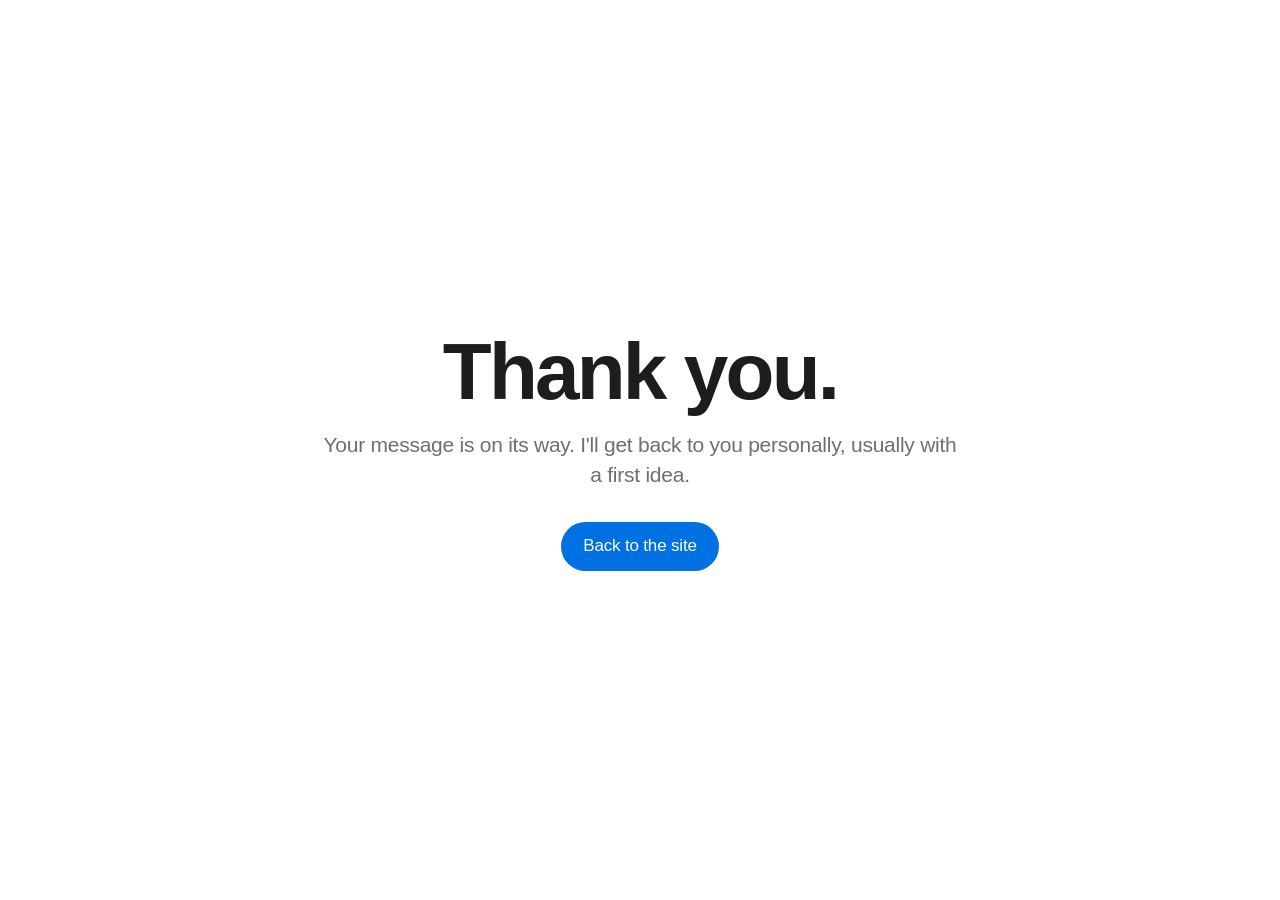
<file: thanks.html>
<!doctype html>
<html lang="en">
<head>
<meta charset="utf-8"><meta name="viewport" content="width=device-width,initial-scale=1">
<title>Thank you · Danylo Kovalenko</title>
<link rel="icon" href="img/favicon.svg" type="image/svg+xml">
<link rel="stylesheet" href="styles.css">
<style>main{min-height:100dvh;display:grid;place-items:center;text-align:center;padding:40px 22px}main .lede{margin-left:auto;margin-right:auto}main .pill{margin-top:32px}</style>
</head>
<body>
<main>
  <div>
    <h1 class="title big" id="t">Thank you.</h1>
    <p class="lede" id="d">Your message is on its way. I'll get back to you personally, usually with a first idea.</p>
    <a class="pill" href="/" id="b">Back to the site</a>
  </div>
</main>
<script>
const M={uk:['Дякую.','Ваше повідомлення надіслано. Я особисто відповім вам, зазвичай одразу з першою ідеєю.','Повернутися на сайт'],ru:['Спасибо.','Ваше сообщение отправлено. Я лично отвечу вам, обычно сразу с первой идеей.','Вернуться на сайт'],tr:['Teşekkürler.','Mesajınız yola çıktı. Size kişisel olarak, genellikle ilk bir fikirle dönüş yapacağım.','Siteye dön']};
let l=null;try{l=localStorage.getItem('lang')}catch(e){}
if(M[l]){document.documentElement.lang=l;['t','d','b'].forEach((id,i)=>document.getElementById(id).textContent=M[l][i]);document.getElementById('b').href='/?lang='+l}
</script>
</body>
</html>
</file>
<file: styles.css>
:root{
  --bg:#fff;--bg-alt:#f5f5f7;--card:#fff;--ink:#1d1d1f;--ink-2:#6e6e73;--ink-3:#86868b;--line:#d2d2d7;
  --accent:#0071e3;--accent-h:#0077ed;--link:#0066cc;
  --nav:rgba(255,255,255,.72);--shadow:0 2px 6px rgba(0,0,0,.04),0 12px 32px rgba(0,0,0,.08);
  --r:22px;--font:-apple-system,BlinkMacSystemFont,"SF Pro Display","SF Pro Text","Helvetica Neue","Segoe UI",Roboto,Arial,sans-serif;
}
@media (prefers-color-scheme:dark){:root:not([data-theme="light"]){
  --bg:#000;--bg-alt:#101011;--card:#1c1c1e;--ink:#f5f5f7;--ink-2:#a1a1a6;--ink-3:#86868b;--line:#38383b;
  --accent:#0071e3;--accent-h:#0077ed;--link:#2997ff;--nav:rgba(22,22,23,.72);--shadow:0 12px 32px rgba(0,0,0,.5)}}
:root[data-theme="dark"]{
  --bg:#000;--bg-alt:#101011;--card:#1c1c1e;--ink:#f5f5f7;--ink-2:#a1a1a6;--ink-3:#86868b;--line:#38383b;
  --accent:#0071e3;--accent-h:#0077ed;--link:#2997ff;--nav:rgba(22,22,23,.72);--shadow:0 12px 32px rgba(0,0,0,.5)}
*{box-sizing:border-box}
html{scroll-behavior:smooth;scroll-padding-top:56px;-webkit-text-size-adjust:100%}
body{margin:0;background:var(--bg);color:var(--ink);font:17px/1.47 var(--font);letter-spacing:-.022em;-webkit-font-smoothing:antialiased;overflow-x:hidden}
img{display:block;max-width:100%}
a{color:var(--link);text-decoration:none}
button{font:inherit;color:inherit}
.container{max-width:1080px;margin:0 auto;padding:0 22px}
.narrow{max-width:760px}
.center{text-align:center}
.center .lede{margin-left:auto;margin-right:auto}
.sr{position:absolute;width:1px;height:1px;overflow:hidden;clip:rect(0 0 0 0)}

/* nav */
.nav{position:sticky;top:0;z-index:50;background:var(--nav);backdrop-filter:saturate(180%) blur(20px);-webkit-backdrop-filter:saturate(180%) blur(20px);border-bottom:1px solid transparent;transition:border-color .3s}
.nav.scrolled{border-bottom-color:color-mix(in srgb,var(--line) 70%,transparent)}
.nav-inner{max-width:1080px;margin:0 auto;padding:0 22px;height:52px;display:flex;align-items:center;gap:20px}
.logo{display:flex;align-items:center;gap:9px;color:var(--ink);font-weight:600;font-size:15px;letter-spacing:-.01em;white-space:nowrap}
.logo svg{width:24px;height:24px}
.logo rect{fill:var(--ink)}.logo path{fill:none;stroke:var(--bg);stroke-width:2.4}
.links{display:flex;gap:26px;margin:0 auto}
.links a{color:var(--ink);opacity:.8;font-size:13px;letter-spacing:-.01em;transition:opacity .2s}
.links a:hover{opacity:1}
.nav-tools{display:flex;align-items:center;gap:10px}
.lang{position:relative}
.lang-btn{display:flex;align-items:center;gap:5px;background:none;border:0;padding:6px 8px;border-radius:8px;cursor:pointer;font-size:13px;color:var(--ink);opacity:.85}
.lang-btn:hover{opacity:1;background:color-mix(in srgb,var(--ink) 6%,transparent)}
.lang-btn svg{width:16px;height:16px;fill:none;stroke:currentColor;stroke-width:1.5}
.lang-btn .chev{width:10px;height:10px;stroke-width:1.6;transition:transform .2s}
.lang-btn[aria-expanded="true"] .chev{transform:rotate(180deg)}
.lang-menu{position:absolute;right:0;top:calc(100% + 8px);margin:0;padding:6px;list-style:none;min-width:170px;background:var(--card);border:1px solid var(--line);border-radius:14px;box-shadow:var(--shadow);opacity:0;transform:translateY(-6px) scale(.98);transform-origin:top right;pointer-events:none;transition:opacity .18s,transform .18s}
.lang.open .lang-menu{opacity:1;transform:none;pointer-events:auto}
.lang-menu li{padding:9px 12px;border-radius:9px;font-size:14px;cursor:pointer;display:flex;justify-content:space-between;align-items:center}
.lang-menu li:hover,.lang-menu li:focus{background:color-mix(in srgb,var(--ink) 6%,transparent);outline:none}
.lang-menu li[aria-selected="true"]::after{content:"";width:6px;height:6px;border-radius:50%;background:var(--accent)}
.burger{display:none;background:none;border:0;width:36px;height:36px;padding:0;cursor:pointer;position:relative}
.burger span{position:absolute;left:10px;right:10px;height:1.5px;background:var(--ink);transition:transform .3s,top .3s}
.burger span:first-child{top:14px}.burger span:last-child{top:21px}
.nav.menu-open .burger span:first-child{top:17.5px;transform:rotate(45deg)}
.nav.menu-open .burger span:last-child{top:17.5px;transform:rotate(-45deg)}

/* theme button */
.icon-btn{background:none;border:0;width:32px;height:32px;border-radius:8px;display:grid;place-items:center;cursor:pointer;color:var(--ink);opacity:.85}
.icon-btn:hover{opacity:1;background:color-mix(in srgb,var(--ink) 6%,transparent)}
.icon-btn svg{width:17px;height:17px;fill:none;stroke:currentColor;stroke-width:1.6;stroke-linecap:round}
.i-moon{display:none}
[data-eff="dark"] .i-sun{display:none}[data-eff="dark"] .i-moon{display:block}

/* buttons */
.pill{display:inline-flex;align-items:center;justify-content:center;background:var(--accent);color:#fff;border:0;border-radius:980px;padding:12px 22px;font-size:17px;font-weight:400;letter-spacing:-.01em;cursor:pointer;transition:background .2s,transform .2s}
.pill:hover{background:var(--accent-h)}
.pill:active{transform:scale(.97)}
.pill-sm{padding:5px 13px;font-size:13px}
.pill-line{background:transparent;color:var(--link);box-shadow:inset 0 0 0 1px var(--link)}
.pill-line:hover{background:var(--link);color:#fff}
.more{display:inline-flex;align-items:center;gap:4px;font-size:17px}
.more svg{width:12px;height:12px;fill:none;stroke:currentColor;stroke-width:1.6;transition:transform .2s}
.more:hover span{text-decoration:underline}
.more:hover svg{transform:translateX(2px)}

/* hero */
.hero{padding:88px 0 0;text-align:center;overflow:hidden}
.hero-name{margin:0 0 10px;font-size:21px;font-weight:600;color:var(--ink-2);letter-spacing:.004em}
.hero h1{margin:0 auto;font-size:clamp(44px,8vw,88px);line-height:1.04;font-weight:700;letter-spacing:-.035em;max-width:900px}
.hero-sub{margin:22px auto 0;max-width:640px;font-size:clamp(19px,2.2vw,24px);line-height:1.38;color:var(--ink-2);letter-spacing:-.015em}
.hero-actions{margin-top:32px;display:flex;justify-content:center;align-items:center;gap:26px;flex-wrap:wrap}
.hero-stage{position:relative;max-width:1000px;margin:64px auto 0;padding:0 22px;height:clamp(260px,52vw,560px)}
.device{margin:0;position:absolute;overflow:hidden;background:#000;box-shadow:0 30px 80px rgba(0,0,0,.22),0 0 0 1px rgba(0,0,0,.06)}
.laptop{left:22px;right:120px;top:0;border-radius:14px 14px 0 0;transform-origin:50% 100%}
.laptop-bar{height:30px;background:#1d1d1f;display:flex;align-items:center;gap:6px;padding:0 12px}
.laptop-bar i{width:10px;height:10px;border-radius:50%;background:#48484a}
.laptop-bar span{margin:0 auto;font-size:11px;color:#a1a1a6;background:#2c2c2e;padding:3px 40px;border-radius:6px;letter-spacing:0}
.laptop img{width:100%;height:auto}
.phone{right:22px;bottom:-40px;width:clamp(120px,22vw,230px);aspect-ratio:9/19.5;border-radius:clamp(22px,4vw,40px);border:clamp(4px,.8vw,8px) solid #1d1d1f}
.phone img{width:100%;height:100%;object-fit:cover;object-position:top}

/* sections */
.section{padding:120px 0}
.alt{background:var(--bg-alt)}
.dark{background:#000;color:#f5f5f7;--ink:#f5f5f7;--ink-2:#a1a1a6;--line:#38383b;--card:#1c1c1e;--link:#2997ff}
.title{margin:0;font-size:clamp(36px,5vw,56px);line-height:1.07;font-weight:700;letter-spacing:-.03em}
.title.big{font-size:clamp(44px,7vw,80px);letter-spacing:-.035em}
.lede{margin:16px 0 0;max-width:640px;font-size:clamp(19px,2vw,21px);line-height:1.42;color:var(--ink-2);letter-spacing:-.012em}
.caption{margin:22px 0 0;text-align:center;font-size:14px;color:var(--ink-3);letter-spacing:-.01em}
.caption b{font-weight:600;color:var(--ink-2)}

/* gallery */
.head-row{display:flex;justify-content:space-between;align-items:flex-end;gap:24px}
.gallery-nav{display:flex;gap:12px;flex-shrink:0}
.round{width:40px;height:40px;border-radius:50%;border:0;background:color-mix(in srgb,var(--ink) 9%,transparent);cursor:pointer;display:grid;place-items:center;transition:background .2s,opacity .2s}
.round:hover{background:color-mix(in srgb,var(--ink) 15%,transparent)}
.round:disabled{opacity:.35;cursor:default}
.round svg{width:14px;height:14px;fill:none;stroke:var(--ink);stroke-width:1.8}
.gallery{margin-top:44px;display:flex;gap:22px;overflow-x:auto;scroll-snap-type:x mandatory;scroll-behavior:smooth;padding:4px max(22px,calc((100vw - 1080px)/2 + 22px)) 30px;scrollbar-width:none;scroll-padding-left:max(22px,calc((100vw - 1080px)/2 + 22px))}
.gallery::-webkit-scrollbar{display:none}
.card-work{flex:0 0 min(640px,84vw);scroll-snap-align:start;background:var(--card);border-radius:var(--r);overflow:hidden;color:var(--ink);display:flex;flex-direction:column;transition:transform .35s cubic-bezier(.2,.8,.2,1),box-shadow .35s}
.card-work:hover{transform:scale(1.012);box-shadow:var(--shadow)}
.shot{aspect-ratio:16/10;overflow:hidden;background:#000}
.shot img{width:100%;height:100%;object-fit:cover;object-position:top;transition:transform .8s cubic-bezier(.2,.8,.2,1)}
.card-work:hover .shot img{transform:scale(1.03)}
.shot-phone{display:flex;justify-content:center;align-items:flex-start;padding-top:28px;background:linear-gradient(160deg,#2b2b2e,#0c0c0d)}
.shot-phone img{width:40%;height:auto;border-radius:22px;border:5px solid #000;box-shadow:0 20px 50px rgba(0,0,0,.5)}
.card-work:hover .shot-phone img{transform:translateY(-6px)}
.cw-body{padding:26px 30px 30px}
.cw-type{font-size:12px;font-weight:600;color:var(--ink-3);text-transform:uppercase;letter-spacing:.06em}
.cw-body h3{margin:6px 0 8px;font-size:28px;line-height:1.14;letter-spacing:-.025em}
.cw-body p{margin:0;color:var(--ink-2);font-size:17px}
.cw-link{display:inline-block;margin-top:16px;color:var(--link)}

/* compare */
.compare{position:relative;margin-top:56px;aspect-ratio:16/9;border-radius:var(--r);overflow:hidden;box-shadow:var(--shadow);user-select:none;-webkit-user-select:none;touch-action:pan-y;background:#000}
.cmp-old,.cmp-new{position:absolute;inset:0}
.cmp-old{clip-path:inset(0 calc(100% - var(--pos)) 0 0);background:#e6e6e6;font-family:"Times New Roman",Times,serif;color:#000;letter-spacing:0;font-size:clamp(9px,1.5vw,16px)}
.old-head{background:linear-gradient(#3a6fc4,#1d4a96);color:#ffef5a;font:bold clamp(16px,3.4vw,36px)/1 "Comic Sans MS","Times New Roman",serif;padding:3% 4%;text-shadow:2px 2px 0 #000}
.old-nav{background:#c0c0c0;padding:.8% 4%;border-bottom:2px outset #fff;color:#00e}
.old-body{padding:3% 4%;max-width:70%}
.old-welcome{color:#c00;font-size:1.5em;font-weight:bold;margin:0 0 .5em}
.old-body p{margin:0 0 .8em}
.old-body table{border:2px outset #999;border-collapse:separate;background:#fff;margin-bottom:1em}
.old-body td{border:1px inset #999;padding:.2em .8em}
.old-small{font-size:.75em;color:#555}
.cmp-new{background:radial-gradient(120% 90% at 80% 0%,#6b4a2f 0%,#2a1d14 45%,#120d09 100%);color:#fff;font-family:var(--font);display:flex;flex-direction:column;font-size:clamp(9px,1.4vw,15px)}
.new-nav{display:flex;align-items:center;gap:2.4em;padding:2.2% 4%;font-size:.95em;color:rgba(255,255,255,.75)}
.new-nav b{color:#fff;font-weight:600;margin-right:auto;font-size:1.1em;letter-spacing:-.01em}
.new-book{background:#fff;color:#1d1d1f;padding:.45em 1em;border-radius:99px}
.new-hero{padding:5% 4% 0;flex:1;text-align:right}
.new-kick{margin:0 0 .6em;color:#e3b58a;font-size:.95em}
.new-title{margin:0;font-size:4.2em;line-height:1.02;font-weight:700;letter-spacing:-.035em;font-family:Georgia,"Times New Roman",serif;font-style:italic}
.new-btns{display:flex;gap:.8em;margin-top:1.6em;justify-content:flex-end}
.new-btns span{background:#e3b58a;color:#1d140d;padding:.7em 1.4em;border-radius:99px;font-weight:600}
.new-btns .ghost{background:rgba(255,255,255,.12);color:#fff}
.new-cards{display:grid;grid-template-columns:repeat(3,1fr);gap:1em;padding:0 4% 7%}
.new-cards span{background:rgba(255,255,255,.08);backdrop-filter:blur(10px);border-radius:.9em;padding:1em 1.2em;color:rgba(255,255,255,.7);font-size:.9em}
.new-cards b{display:block;color:#fff;font-size:1.1em;margin-bottom:.2em}
.cmp-tag{position:absolute;bottom:16px;padding:5px 11px;border-radius:99px;font-size:12px;font-weight:600;background:rgba(0,0,0,.55);color:#fff;backdrop-filter:blur(8px);pointer-events:none;letter-spacing:0}
.cmp-tag-l{left:16px}.cmp-tag-r{right:16px}
.cmp-handle{position:absolute;top:0;bottom:0;left:var(--pos);width:2px;margin-left:-1px;background:#fff;box-shadow:0 0 12px rgba(0,0,0,.4);pointer-events:none}
.cmp-handle span{position:absolute;top:50%;left:50%;width:44px;height:44px;margin:-22px 0 0 -22px;border-radius:50%;background:#fff;display:grid;place-items:center;box-shadow:0 4px 16px rgba(0,0,0,.3)}
.cmp-handle svg{width:20px;height:20px;fill:none;stroke:#1d1d1f;stroke-width:1.8}
.compare input{position:absolute;inset:0;width:100%;height:100%;opacity:0;cursor:ew-resize;margin:0}

/* bento */
.bento{margin-top:48px;display:grid;grid-template-columns:repeat(3,1fr);gap:20px}
.tile{background:var(--card);border-radius:var(--r);padding:34px;color:var(--ink);display:flex;flex-direction:column;transition:transform .35s cubic-bezier(.2,.8,.2,1),box-shadow .35s;position:relative;overflow:hidden;min-height:280px}
a.tile:hover{transform:scale(1.015);box-shadow:var(--shadow)}
.tile h3{margin:0 0 8px;font-size:28px;letter-spacing:-.025em;line-height:1.14}
.tile p{margin:0;color:var(--ink-2)}
.tile-link{margin-top:auto;padding-top:20px;color:var(--link)}
.tile-ico{width:40px;height:40px;fill:none;stroke:var(--ink);stroke-width:1.5;stroke-linecap:round;stroke-linejoin:round;margin-bottom:auto;padding-bottom:0}
.tile .tile-ico+h3{margin-top:48px}
.tile-web{grid-column:span 2;grid-row:span 2;padding:0}
.tile-web .tile-copy{padding:40px 40px 0;display:flex;flex-direction:column}
.tile-web h3{font-size:40px}
.tile-web .tile-link{padding-top:14px}
.tile-art{position:relative;flex:1;min-height:300px;margin-top:30px}
.ta-desk{position:absolute;left:40px;right:-40px;bottom:0;width:calc(100% - 40px + 40px);height:88%;object-fit:cover;object-position:top left;border-radius:12px 0 0 0;box-shadow:var(--shadow)}
.ta-phone{position:absolute;left:40px;bottom:-30px;width:26%;max-width:170px;border-radius:24px;border:5px solid #1d1d1f;box-shadow:0 20px 50px rgba(0,0,0,.35);transition:transform .5s cubic-bezier(.2,.8,.2,1)}
.tile-web:hover .ta-phone{transform:translateY(-10px)}
.tile-wide{grid-column:span 2;flex-direction:row;align-items:center;gap:28px;min-height:0}
.tile-wide .tile-ico{margin:0;flex-shrink:0;width:48px;height:48px}
.tile-wide h3{font-size:24px}

/* steps */
.steps{margin-top:56px;display:grid;grid-template-columns:repeat(3,1fr);gap:44px}
.step-n{display:block;font-size:56px;font-weight:700;line-height:1;letter-spacing:-.04em;background:linear-gradient(180deg,var(--ink) 30%,color-mix(in srgb,var(--ink) 25%,transparent));-webkit-background-clip:text;background-clip:text;color:transparent}
.step h3{margin:18px 0 8px;font-size:24px;letter-spacing:-.02em}
.step p{margin:0;color:var(--ink-2)}

/* pricing */
.price-controls{margin-top:40px;display:flex;justify-content:center;align-items:center;gap:14px;flex-wrap:wrap}
.segmented{display:inline-flex;padding:3px;background:color-mix(in srgb,var(--ink) 7%,transparent);border-radius:12px;position:relative}
.segmented button{border:0;background:none;padding:8px 18px;border-radius:9px;font-size:14px;cursor:pointer;color:var(--ink-2);transition:color .2s,background .2s,box-shadow .2s;white-space:nowrap}
.segmented button[aria-selected="true"]{background:var(--card);color:var(--ink);box-shadow:0 1px 4px rgba(0,0,0,.12)}
.currency{appearance:none;-webkit-appearance:none;border:0;background:color-mix(in srgb,var(--ink) 7%,transparent) url("data:image/svg+xml,%3Csvg xmlns='http://www.w3.org/2000/svg' viewBox='0 0 12 12'%3E%3Cpath d='M3 4.5l3 3 3-3' fill='none' stroke='%2386868b' stroke-width='1.6'/%3E%3C/svg%3E") no-repeat right 10px center/10px;padding:9px 30px 9px 14px;border-radius:12px;font:14px var(--font);color:var(--ink);cursor:pointer}
.plans{margin-top:44px;display:grid;grid-template-columns:repeat(3,1fr);gap:20px;align-items:stretch}
.plans[hidden]{display:none}
.plans-2{grid-template-columns:repeat(2,1fr);max-width:720px;margin-left:auto;margin-right:auto}
.plans.swap .plan{animation:planIn .45s cubic-bezier(.2,.8,.2,1) both}
.plans.swap .plan:nth-child(2){animation-delay:.05s}.plans.swap .plan:nth-child(3){animation-delay:.1s}
@keyframes planIn{from{opacity:0;transform:translateY(14px)}}
.plan{background:var(--card);border-radius:var(--r);padding:34px 30px;display:flex;flex-direction:column;position:relative}
.plan-main{box-shadow:0 0 0 2px var(--accent)}
.plan-flag{position:absolute;top:-12px;left:30px;background:var(--accent);color:#fff;font-size:12px;font-weight:600;padding:4px 11px;border-radius:99px;letter-spacing:0}
.plan h3{margin:0;font-size:24px;letter-spacing:-.02em}
.plan-price{margin:14px 0 0;font-size:15px;color:var(--ink-2)}
.plan-price b{font-size:40px;font-weight:700;color:var(--ink);letter-spacing:-.035em;font-variant-numeric:tabular-nums}
.plan-unit{margin:2px 0 0;font-size:14px;color:var(--ink-3)}
.plan-d{margin:14px 0 0;color:var(--ink-2);font-size:16px}
.plan ul{list-style:none;margin:22px 0 28px;padding:20px 0 0;border-top:1px solid var(--line);display:grid;gap:10px;font-size:15px}
.plan li{padding-left:24px;position:relative}
.plan li::before{content:"";position:absolute;left:2px;top:7px;width:9px;height:5px;border-left:1.6px solid var(--accent);border-bottom:1.6px solid var(--accent);transform:rotate(-45deg)}
.plan .pill{margin-top:auto;font-size:15px;padding:10px 18px}

/* credentials */
.creds{margin-top:48px;display:grid;grid-template-columns:repeat(3,1fr);gap:20px}
.cred{background:var(--bg-alt);border-radius:var(--r);overflow:hidden;display:flex;flex-direction:column;transition:transform .35s cubic-bezier(.2,.8,.2,1),box-shadow .35s}
.cred:hover{transform:translateY(-4px);box-shadow:var(--shadow)}
.cred-img{border:0;padding:22px 22px 0;background:none;cursor:zoom-in;display:block;width:100%}
.cred-img img{width:100%;aspect-ratio:4/3;object-fit:cover;object-position:top left;border-radius:10px 10px 0 0;box-shadow:0 -2px 18px rgba(0,0,0,.08);transition:transform .5s cubic-bezier(.2,.8,.2,1)}
.cred:hover .cred-img img{transform:translateY(-4px)}
.cred-replit{cursor:default}
.cred-replit span{display:flex;flex-direction:column;justify-content:center;align-items:flex-start;gap:6px;aspect-ratio:4/3;border-radius:10px 10px 0 0;padding:28px;background:linear-gradient(140deg,#f26207,#ff9f43 55%,#ffd29b);color:#fff;font-size:28px;font-weight:700;line-height:1.05;letter-spacing:-.03em;text-align:left}
.cred-replit small{font-size:15px;font-weight:500;opacity:.9;letter-spacing:-.01em}
.cred-body{padding:20px 24px 24px;border-top:1px solid var(--line);background:var(--card)}
.issuer{font-size:12px;font-weight:600;text-transform:uppercase;letter-spacing:.06em;color:var(--ink-3)}
.cred-body h3{margin:6px 0 4px;font-size:19px;letter-spacing:-.02em}
.meta{margin:0 0 12px;font-size:14px;color:var(--ink-2)}
.cred-body a{font-size:15px}

/* about */
.about{display:grid;grid-template-columns:400px 1fr;gap:64px;align-items:center}
.about-photo{width:100%;height:auto;border-radius:var(--r);box-shadow:var(--shadow)}
.about .lede{max-width:none}

/* faq */
.faq{margin-top:40px;border-top:1px solid var(--line)}
.faq details{border-bottom:1px solid var(--line)}
.faq summary{list-style:none;cursor:pointer;padding:22px 40px 22px 0;font-size:20px;font-weight:600;letter-spacing:-.02em;position:relative}
.faq summary::-webkit-details-marker{display:none}
.faq summary::after{content:"";position:absolute;right:6px;top:50%;width:10px;height:10px;margin-top:-7px;border-right:1.6px solid var(--ink-2);border-bottom:1.6px solid var(--ink-2);transform:rotate(45deg);transition:transform .25s}
.faq details[open] summary::after{transform:rotate(-135deg);margin-top:-2px}
.faq details p{margin:0 0 22px;color:var(--ink-2);max-width:640px}

/* contact */
.contact{display:grid;grid-template-columns:1fr 1fr;gap:64px;align-items:start}
.contact-links{margin-top:30px;display:grid;gap:10px;font-size:19px}
.contact-links a{width:fit-content}
.contact-links a:hover{text-decoration:underline}
.form{display:grid;gap:14px}
.field{display:grid;gap:6px;font-size:13px;color:var(--ink-2)}
.field input,.field textarea,.field select{font:17px var(--font);letter-spacing:-.02em;color:var(--ink);background:#1c1c1e;border:1px solid #38383b;border-radius:12px;padding:13px 15px;transition:border-color .2s,box-shadow .2s;width:100%}
.field select{appearance:none;-webkit-appearance:none;background:#1c1c1e url("data:image/svg+xml,%3Csvg xmlns='http://www.w3.org/2000/svg' viewBox='0 0 12 12'%3E%3Cpath d='M3 4.5l3 3 3-3' fill='none' stroke='%23a1a1a6' stroke-width='1.6'/%3E%3C/svg%3E") no-repeat right 14px center/12px}
.field textarea{resize:vertical;min-height:120px}
.field input:focus,.field textarea:focus,.field select:focus{outline:none;border-color:#0a84ff;box-shadow:0 0 0 4px rgba(10,132,255,.25)}
.form .pill{justify-self:start;margin-top:6px}
.form .pill:disabled{opacity:.6;cursor:default}
.form-status{margin:4px 0 0;font-size:15px;color:#a1a1a6}
.form-status.ok{color:#30d158}
.form-status.err{color:#ff6961}

/* footer */
.footer{background:var(--bg-alt);padding:22px 0;font-size:12px;color:var(--ink-3)}
.foot{display:flex;justify-content:space-between;gap:16px;flex-wrap:wrap}
.foot-links{display:flex;gap:20px}
.foot-links a{color:var(--ink-2)}

/* lightbox */
.lightbox{position:fixed;inset:0;z-index:100;background:rgba(0,0,0,.85);backdrop-filter:blur(10px);display:flex;align-items:center;justify-content:center;padding:24px;opacity:0;transition:opacity .25s}
.lightbox.show{opacity:1}
.lightbox[hidden]{display:none}
.lightbox img{max-width:min(1100px,94vw);max-height:88vh;border-radius:10px;box-shadow:0 30px 80px rgba(0,0,0,.6);transform:scale(.96);transition:transform .3s cubic-bezier(.2,.8,.2,1)}
.lightbox.show img{transform:none}
.lightbox button{position:absolute;top:18px;right:18px;width:40px;height:40px;border-radius:50%;border:0;background:rgba(255,255,255,.15);color:#fff;font-size:24px;line-height:1;cursor:pointer}

/* reveal */
.js .reveal{opacity:0;transform:translateY(30px);transition:opacity .9s cubic-bezier(.2,.8,.2,1),transform .9s cubic-bezier(.2,.8,.2,1)}
.js .reveal.in{opacity:1;transform:none}
@media (prefers-reduced-motion:reduce){*,*::before,*::after{animation:none!important;transition:none!important;scroll-behavior:auto!important}.js .reveal{opacity:1;transform:none}}

/* responsive */
@media (max-width:980px){
  .links{gap:18px}
  .bento{grid-template-columns:1fr 1fr}
  .tile-web{grid-column:1/-1;grid-row:auto}
  .tile-wide{grid-column:auto;flex-direction:column;align-items:flex-start}
  .tile-wide .tile-ico{width:40px;height:40px;margin-bottom:28px}
  .contact{grid-template-columns:1fr;gap:48px}
  .creds{grid-template-columns:1fr 1fr}
}
@media (max-width:860px){
  .links{position:fixed;top:52px;left:0;right:0;bottom:0;margin:0;flex-direction:column;gap:0;padding:12px 30px;background:var(--bg);opacity:0;pointer-events:none;transform:translateY(-8px);transition:opacity .25s,transform .25s;height:calc(100dvh - 52px)}
  .nav.menu-open .links{opacity:1;pointer-events:auto;transform:none}
  .links a{font-size:28px;font-weight:600;opacity:1;padding:10px 0;letter-spacing:-.02em}
  .burger{display:block}
  .nav-cta{display:none}
  .plans,.steps{grid-template-columns:1fr;max-width:520px;margin-left:auto;margin-right:auto}
  .steps{gap:36px}
  .about{grid-template-columns:1fr;gap:36px;text-align:left}
  .about-photo{width:100%;max-width:420px}
}
@media (max-width:640px){
  body{font-size:16px}
  .section{padding:84px 0}
  .container,.nav-inner{padding:0 16px}
  .hero{padding-top:60px}
  .hero-stage{padding:0 16px;margin-top:44px}
  .laptop{left:16px;right:64px}
  .phone{right:16px}
  .head-row{flex-direction:column;align-items:flex-start}
  .gallery-nav{display:none}
  .gallery{padding:4px 16px 24px;scroll-padding-left:16px;gap:14px}
  .cw-body{padding:20px 22px 24px}
  .cw-body h3{font-size:24px}
  .bento,.creds{grid-template-columns:1fr}
  .tile{padding:28px;min-height:0}
  .tile .tile-ico+h3{margin-top:28px}
  .tile-web .tile-copy{padding:30px 28px 0}
  .tile-web h3{font-size:32px}
  .tile-art{min-height:220px}
  .ta-desk{left:28px}
  .ta-phone{left:28px;width:32%}
  .tile-wide{flex-direction:column;align-items:flex-start;gap:20px}
  .compare{aspect-ratio:4/5}
  .cmp-old{font-size:12px}.cmp-new{font-size:11px}
  .old-body{max-width:none}
  .new-title{font-size:3.6em}
  .new-nav span:not(.new-book){display:none}
  .new-cards{grid-template-columns:1fr;gap:.6em;justify-items:end}
  .new-cards span{width:70%}
  .new-cards span:nth-child(n+2){display:none}
  .segmented button{padding:8px 12px;font-size:13px}
  .faq summary{font-size:18px}
  .contact-links{font-size:17px}
}
</file>
